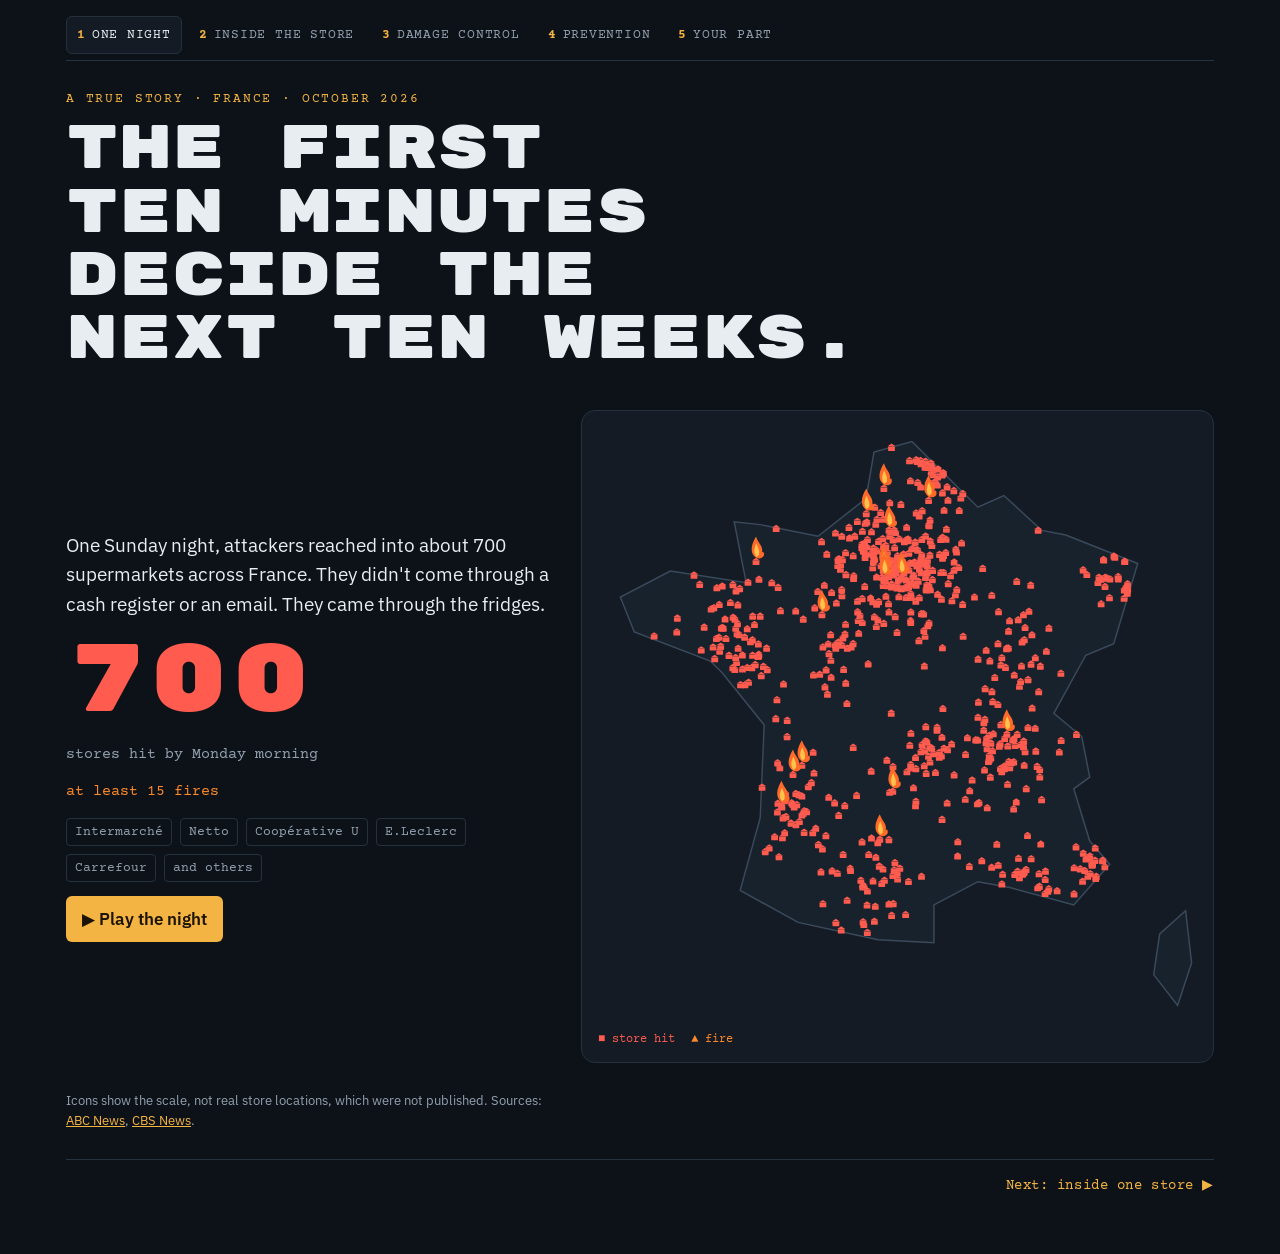
<file: index.html>
<!doctype html><html><head><meta charset=utf8><meta name=viewport content="width=device-width,initial-scale=1,viewport-fit=cover"><style>:root{color-scheme:light;box-sizing:border-box;padding-top:env(safe-area-inset-top,0px);padding-bottom:env(safe-area-inset-bottom,0px)}html{scroll-padding-top:env(safe-area-inset-top,0px)}body{margin:0;padding:0;font:14px -apple-system,BlinkMacSystemFont,sans-serif;background:#fff;color:#000}img{max-width:100%}[hidden]:not([hidden=until-found i]){display:none!important}</style><title>Day Zero</title></head><body>
<link rel="stylesheet" href="https://fonts.googleapis.com/css2?family=Rubik+Mono+One&family=Courier+Prime:wght@400;700&family=IBM+Plex+Sans:wght@400;500;600&display=swap">
<link rel="stylesheet" href="style.css">
<style>
.split{display:grid;grid-template-columns:minmax(0,1fr) minmax(0,1.3fr);gap:28px;align-items:center}
@media (max-width:820px){.split{grid-template-columns:minmax(0,1fr)}}
.copy{display:flex;flex-direction:column;gap:14px;min-width:0}
.mapbox{padding:12px}
#map{max-height:600px}
.france{fill:#18222d;stroke:#3a4a5c;stroke-width:1.5}
.store{transition:opacity .25s}
.store rect{fill:#ff5b4f}
.store path{fill:#ff5b4f}
.fireicon{transition:opacity .4s}
.fireicon .fl{transform-box:fill-box;transform-origin:50% 100%;animation:flick .45s ease-in-out infinite alternate}
@keyframes flick{from{transform:scaleY(.85)}to{transform:scaleY(1.1)}}
.count{font-family:var(--display);font-size:clamp(52px,9vw,96px);line-height:1;color:var(--alarm);font-variant-numeric:tabular-nums}
.clockline{font-family:var(--mono);font-size:15px;color:var(--muted)}
.fires{font-family:var(--mono);font-size:15px;color:var(--fire)}
.chains{display:flex;flex-wrap:wrap;gap:8px}
.chains span{font-family:var(--mono);font-size:13px;border:1px solid var(--line);border-radius:4px;padding:3px 8px;color:var(--muted)}
.legend{display:flex;gap:16px;font-family:var(--mono);font-size:12px;color:var(--muted);padding:8px 4px 0}
</style>

<div class="wrap">
  <nav class="chap"><a href="index.html" aria-current="page"><b>1</b>One night</a><a href="store.html"><b>2</b>Inside the store</a><a href="defense.html"><b>3</b>Damage control</a><a href="avoid.html"><b>4</b>Prevention</a><a href="you.html"><b>5</b>Your part</a></nav>
  <header>
    <div class="kicker">A true story · France · October 2026</div>
    <h1>The first ten minutes decide the next ten weeks.</h1>
  </header>
  <section class="split">
    <div class="copy">
      <p class="lead">One Sunday night, attackers reached into about 700 supermarkets across France. They didn't come through a cash register or an email. They came through the fridges.</p>
      <div class="count" id="count">700</div>
      <div class="clockline" id="clockline">stores hit by Monday morning</div>
      <div class="fires" id="fires">at least 15 fires</div>
      <div class="chains"><span>Intermarché</span><span>Netto</span><span>Coopérative U</span><span>E.Leclerc</span><span>Carrefour</span><span>and others</span></div>
      <div class="row"><button class="btn" id="playNight">▶ Play the night</button></div>
    </div>
    <div class="stage mapbox">
      <svg id="map" viewBox="0 0 610 620" role="img" aria-label="Map of France filling with about 700 supermarket icons overnight, 15 of them on fire"></svg>
      <div class="legend"><span style="color:var(--alarm)">■ store hit</span><span style="color:var(--fire)">▲ fire</span></div>
    </div>
  </section>
  <p class="note">Icons show the scale, not real store locations, which were not published. Sources: <a href="https://abcnews.com/International/unprecedented-cyberattacks-refrigerators-france/story?id=138028066" target="_blank" rel="noopener">ABC News</a>, <a href="https://www.cbsnews.com/news/cyberattack-supermarkets-refrigerators-france-fires-food-losses/" target="_blank" rel="noopener">CBS News</a>.</p>
  <div class="next"><span></span><a href="store.html">Next: inside one store ▶</a></div>
</div>

<script>
(function(){
const $=id=>document.getElementById(id);
const NS='http://www.w3.org/2000/svg';
const reduce=matchMedia('(prefers-reduced-motion: reduce)').matches;
const OUT=[[2.55,51.08],[4.2,49.95],[4.85,50.15],[5.8,49.55],[6.4,49.47],[8.2,48.98],[7.6,47.6],[6.9,47.4],[6.1,46.4],[6.8,46.0],[7.0,45.3],[6.6,45.1],[7.0,44.2],[7.5,43.8],[6.6,43.1],[5.0,43.4],[4.2,43.5],[3.1,43.1],[3.1,42.45],[1.7,42.5],[-0.3,42.8],[-1.75,43.35],[-1.25,44.6],[-1.15,46.2],[-2.2,47.1],[-2.5,47.3],[-4.4,47.8],[-4.75,48.4],[-3.5,48.85],[-1.6,48.65],[-1.9,49.7],[-1.25,49.65],[0.2,49.45],[1.4,50.1],[1.6,50.9]];
const CORSE=[[9.4,43.0],[9.55,42.1],[9.2,41.37],[8.6,41.9],[8.75,42.6]];
const P=([lo,la])=>[(lo+5.2)*60*0.688,(51.4-la)*60];
const MAIN=OUT.map(P), COR=CORSE.map(P);
const map=$('map');
[MAIN,COR].forEach(pp=>{const p=document.createElementNS(NS,'polygon');p.setAttribute('class','france');p.setAttribute('points',pp.map(q=>q.map(v=>v.toFixed(1)).join(',')).join(' '));map.appendChild(p);});
function inside(pt,vs){let x=pt[0],y=pt[1],c=false;for(let i=0,j=vs.length-1;i<vs.length;j=i++){const xi=vs[i][0],yi=vs[i][1],xj=vs[j][0],yj=vs[j][1];if(((yi>y)!=(yj>y))&&(x<(xj-xi)*(y-yi)/(yj-yi)+xi))c=!c;}return c;}
let seed=7;const rnd=()=>(seed=(seed*16807)%2147483647)/2147483647;
const gauss=()=>{let u=rnd()||1e-9,v=rnd();return Math.sqrt(-2*Math.log(u))*Math.cos(2*Math.PI*v)};
const CITIES=[[2.35,48.86,.22,.5],[4.83,45.76,.06,.4],[5.37,43.3,.06,.35],[3.06,50.63,.06,.35],[1.44,43.6,.05,.4],[-0.58,44.84,.05,.4],[-1.55,47.22,.05,.4],[7.75,48.58,.04,.3],[-1.68,48.11,.04,.35],[7.26,43.7,.03,.25],[0.69,47.39,.03,.4],[5.04,47.32,.03,.4],[3.09,45.78,.03,.4],[1.1,49.44,.03,.35]];
const pts=[];
while(pts.length<700){
  const r=rnd();let acc=0,city=null;for(const c of CITIES){acc+=c[2];if(r<acc){city=c;break;}}
  const pt=city?P([city[0]+gauss()*city[3]*1.3,city[1]+gauss()*city[3]]):P([-4.8+rnd()*13,42.3+rnd()*8.9]);
  if(inside(pt,MAIN)||inside(pt,COR))pts.push(pt);
}
/* a tiny storefront: box + awning */
const stores=pts.map(([x,y])=>{const g=document.createElementNS(NS,'g');g.setAttribute('class','store');g.setAttribute('transform',`translate(${(x-3.5).toFixed(1)} ${(y-3.5).toFixed(1)})`);
  g.innerHTML='<path d="M-0.6 2.2 L3.5 -0.6 L7.6 2.2Z"/><rect x="0" y="2.4" width="7" height="4.6" rx=".6"/>';map.appendChild(g);return g;});
/* 15 fires, spread across the country */
const fireIdx=[];for(let i=0;fireIdx.length<15;i+=47){const k=i%700;if(!fireIdx.includes(k))fireIdx.push(k);}
const fires=fireIdx.map(k=>{const [x,y]=pts[k];const g=document.createElementNS(NS,'g');g.setAttribute('class','fireicon');g.setAttribute('transform',`translate(${x.toFixed(1)} ${(y-4).toFixed(1)})`);
  g.innerHTML='<g class="fl"><path d="M0 0 C-7 -5 -5 -14 0 -22 C2 -15 8 -12 6 -5 C7 -8 9 -5 8 -2 C6 1 3 1 0 0Z" fill="#ff6a2a"/><path d="M0.5 -1 C-3 -5 -2 -10 0.5 -15 C2 -10 4 -8 3 -3Z" fill="#ffc24a"/></g>';map.appendChild(g);return g;});
const order=stores.map((_,i)=>i).sort(()=>rnd()-.5);
const rank=new Array(700);order.forEach((s,r)=>rank[s]=r);
let timer=null;
$('playNight').onclick=()=>{
  if(timer)clearInterval(timer);
  stores.forEach(s=>s.style.opacity=0);fires.forEach(f=>f.style.opacity=0);
  const steps=reduce?1:160;let k=0;
  const tick=()=>{k++;const n=Math.round(700*k/steps);
    for(let i=0;i<n;i++)stores[order[i]].style.opacity=1;
    let nf=0;fires.forEach((f,j)=>{const on=rank[fireIdx[j]]<n-40;f.style.opacity=on?1:0;if(on)nf++;});
    $('count').textContent=n;
    const mins=22*60+Math.round(k/steps*8*60);const hh=String(Math.floor(mins/60)%24).padStart(2,'0'),mm=String(mins%60).padStart(2,'0');
    $('clockline').textContent=(k<steps?'Sunday night · ':'Monday morning · ')+hh+':'+mm;
    $('fires').textContent=k<steps?(nf+' fires'):'at least 15 fires';
    if(k>=steps){clearInterval(timer);timer=null;}};
  if(reduce)tick();else timer=setInterval(tick,8000/steps);
};
})();
</script>

</body></html>
</file>
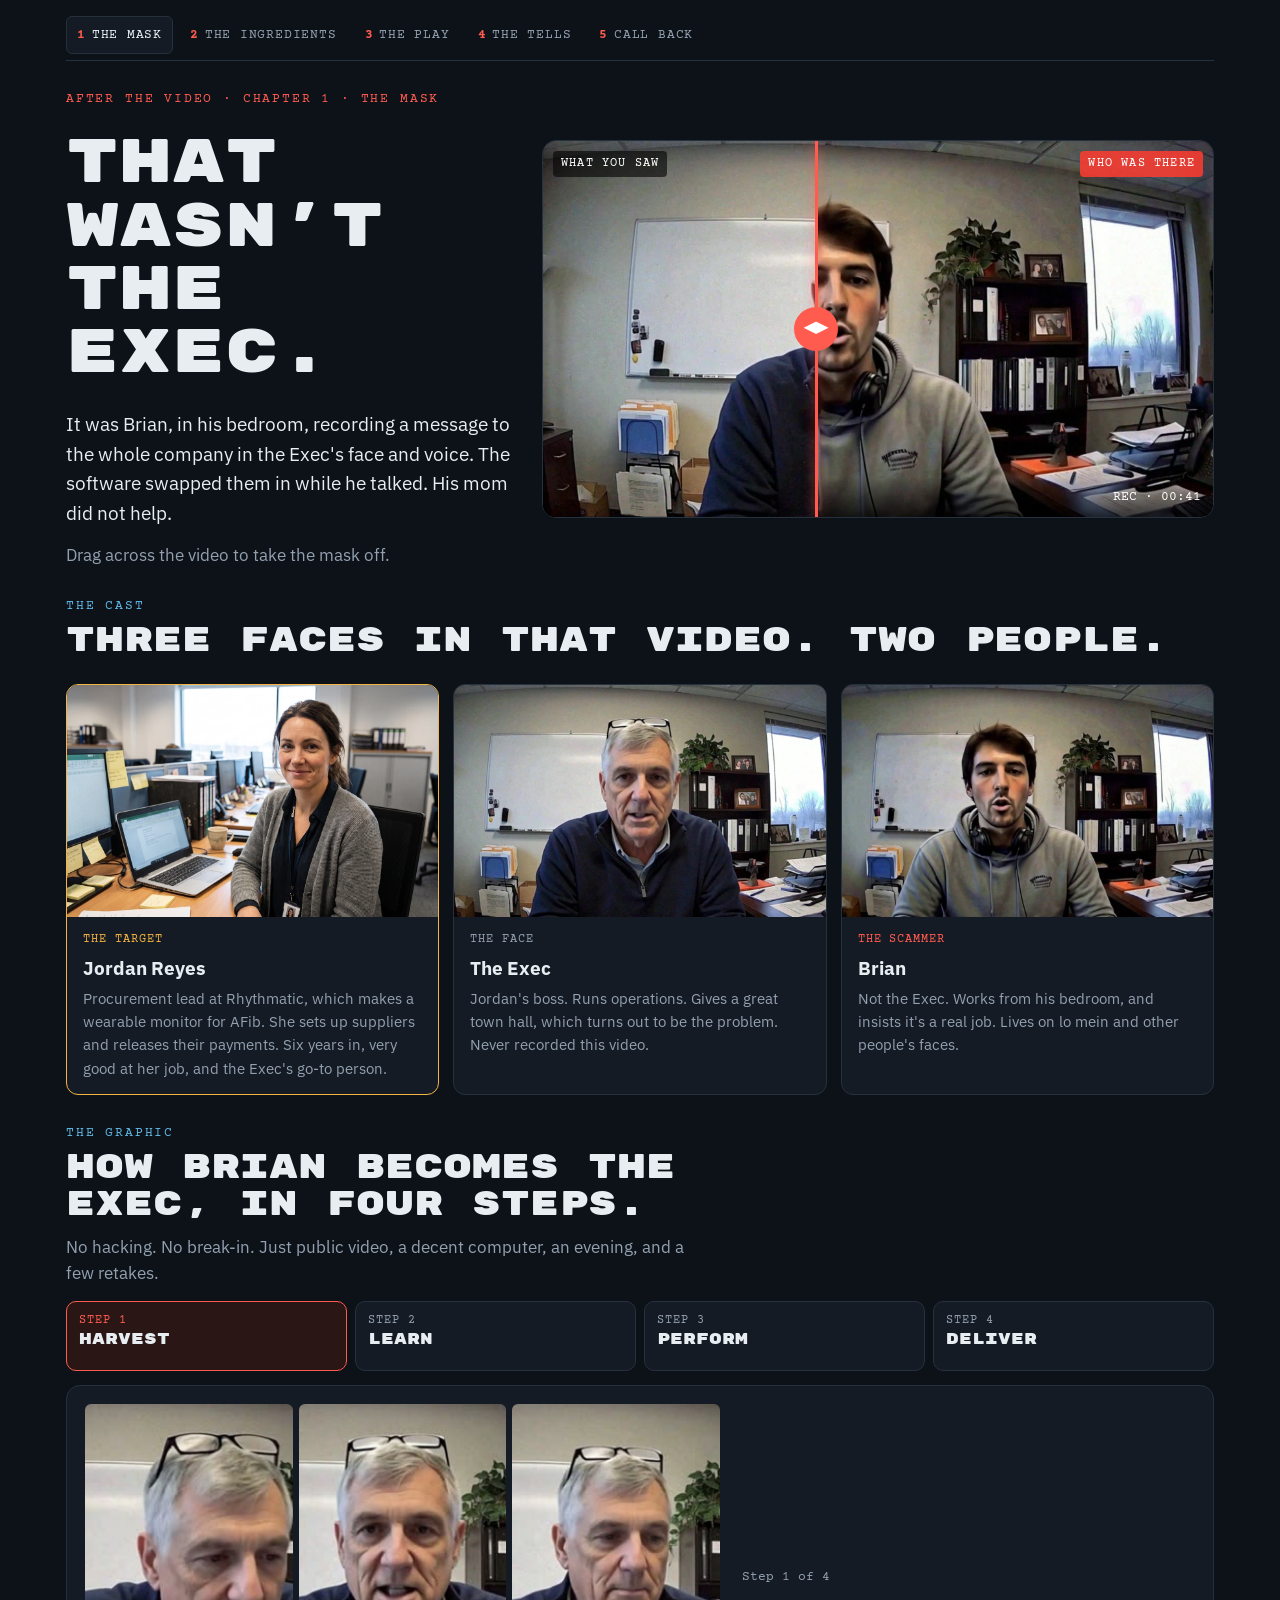
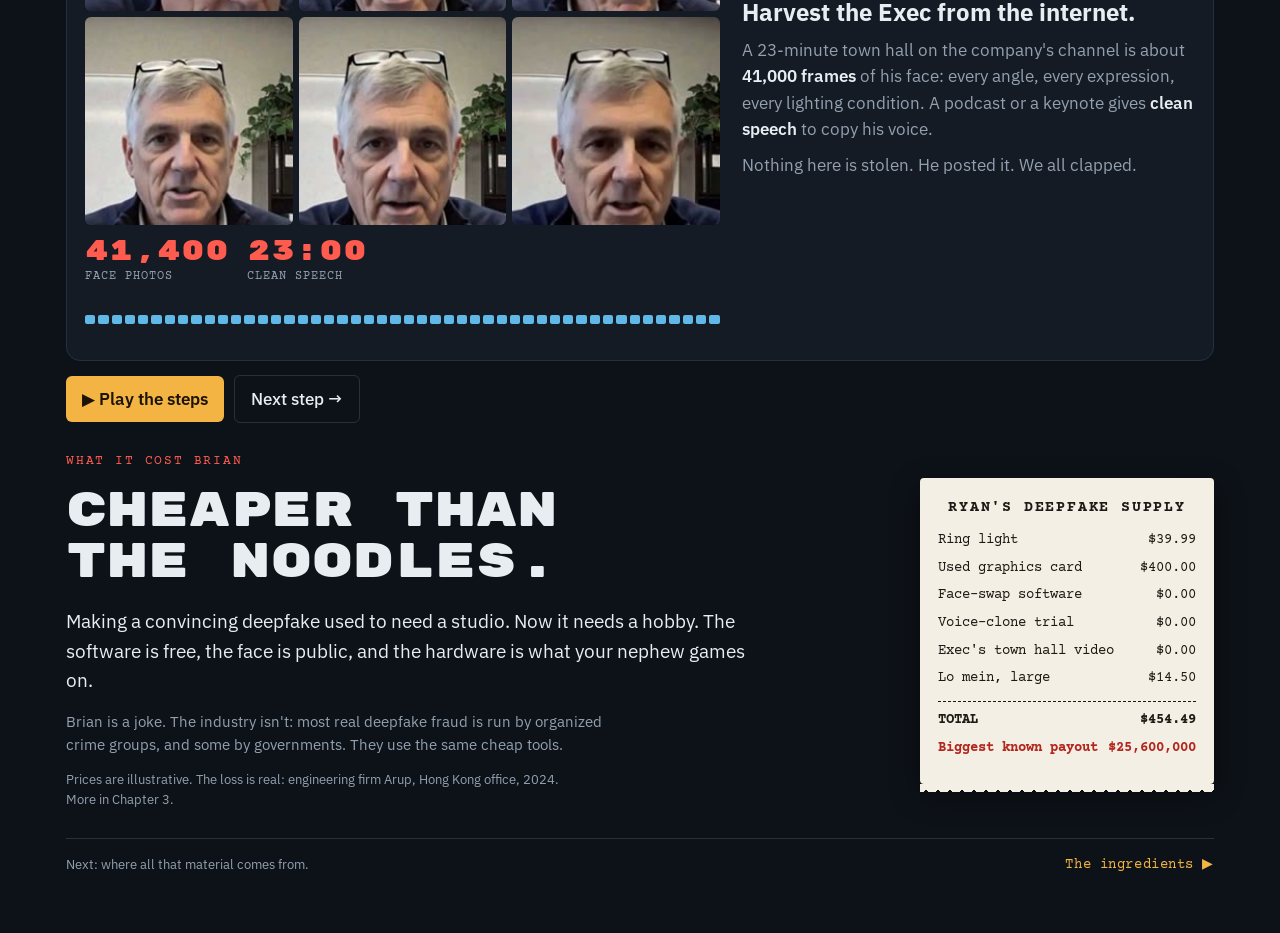
<file: callback/index.html>
<!doctype html>
<html lang="en"><head>
<meta charset="utf-8"><meta name="viewport" content="width=device-width,initial-scale=1,viewport-fit=cover">
<title>Call Back · The mask</title>
<link rel="stylesheet" href="https://fonts.googleapis.com/css2?family=Rubik+Mono+One&family=Courier+Prime:wght@400;700&family=IBM+Plex+Sans:wght@400;500;600&display=swap">
<link rel="stylesheet" href="../style.css">
<link rel="stylesheet" href="cb.css">
<style>
.hero{display:grid;grid-template-columns:minmax(0,1fr) minmax(0,1.5fr);gap:28px;align-items:center}
@media (max-width:860px){.hero{grid-template-columns:minmax(0,1fr)}}
.copy{display:flex;flex-direction:column;gap:14px;min-width:0}

/* wipe */
.wipe{--x:100%;touch-action:pan-y}
.wipe .under{z-index:0}
.wipe .over{z-index:1;clip-path:inset(0 calc(100% - var(--x)) 0 0)}
.wipe .bar{position:absolute;top:0;bottom:0;left:var(--x);width:3px;margin-left:-1.5px;background:var(--alarm);z-index:2;pointer-events:none;box-shadow:0 0 12px rgba(255,91,79,.8)}
.wipe .knob{position:absolute;top:50%;left:clamp(22px,var(--x),calc(100% - 22px));transform:translate(-50%,-50%);width:44px;height:44px;border-radius:50%;background:var(--alarm);z-index:3;pointer-events:none;display:grid;place-items:center;color:#fff;font-family:var(--mono);font-weight:700;font-size:15px}
.wipe input{position:absolute;inset:0;width:100%;height:100%;opacity:0;cursor:ew-resize;z-index:4;margin:0}
.wipe .tag.l{left:10px;z-index:2} .wipe .tag.r{right:10px;z-index:2}
.wipe .tag.r{background:rgba(255,59,48,.85)}
.wipe input:focus-visible~.knob{outline:3px solid var(--amber);outline-offset:3px}

/* pipeline */
.steps{display:grid;grid-template-columns:repeat(4,minmax(0,1fr));gap:8px}
@media (max-width:640px){.steps{grid-template-columns:repeat(2,minmax(0,1fr))}}
.steps button{background:var(--panel);border:1px solid var(--line);border-radius:10px;padding:10px 12px;text-align:left;display:flex;flex-direction:column;gap:2px}
.steps button .n{font-family:var(--mono);font-size:12px;color:var(--muted);letter-spacing:.08em}
.steps button .t{font-family:var(--display);font-size:15px;line-height:1.1}
.steps button[aria-pressed="true"]{border-color:var(--alarm);background:#2a1614}
.steps button[aria-pressed="true"] .n{color:var(--alarm)}
.prog{height:3px;background:var(--line);border-radius:2px;overflow:hidden;margin-top:6px}
.prog i{display:block;height:100%;width:0;background:var(--alarm)}
.scene{display:none;padding:18px;min-height:420px}
.scene.on{display:grid;grid-template-columns:minmax(0,1.4fr) minmax(0,1fr);gap:22px;align-items:center}
@media (max-width:820px){.scene.on{grid-template-columns:minmax(0,1fr);min-height:0}}
.scene .txt{display:flex;flex-direction:column;gap:10px;min-width:0}
.scene h3{margin:0;font-size:24px;line-height:1.25;text-wrap:balance}
.scene .txt p{color:var(--muted)}
.scene .txt p b{color:var(--fg);font-weight:600}

/* 1 harvest */
.faces{display:grid;grid-template-columns:repeat(3,minmax(0,1fr));gap:6px;position:relative}
.faces img{width:100%;aspect-ratio:1;object-fit:cover;border-radius:6px;opacity:0;transform:scale(.9);transition:opacity .4s,transform .4s;filter:saturate(.9)}
.scene.on .faces img{opacity:1;transform:none}
.faces img:nth-child(2){transition-delay:.15s}.faces img:nth-child(3){transition-delay:.3s}.faces img:nth-child(4){transition-delay:.45s}.faces img:nth-child(5){transition-delay:.6s}.faces img:nth-child(6){transition-delay:.75s}
.counter{display:flex;gap:18px;flex-wrap:wrap;margin-top:12px;font-family:var(--mono)}
.counter div{display:flex;flex-direction:column}
.counter .v{font-family:var(--display);font-size:28px;color:var(--alarm);font-variant-numeric:tabular-nums;line-height:1.1}
.counter .k{font-size:12px;color:var(--muted);letter-spacing:.08em;text-transform:uppercase}
.wave{display:flex;align-items:center;gap:3px;height:46px;margin-top:10px}
.wave i{flex:1;background:var(--cold);border-radius:2px;height:20%;animation:wv 1.1s ease-in-out infinite alternate}
@keyframes wv{to{height:var(--h,80%)}}

/* 2 learn */
.mesh{display:grid;grid-template-columns:minmax(0,1fr) auto minmax(0,1fr);gap:10px;align-items:center}
.mface{position:relative;border-radius:10px;overflow:hidden;aspect-ratio:1}
.mface img{width:100%;height:100%;object-fit:cover;display:block}
.mface svg{position:absolute;inset:0;width:100%;height:100%}
.mface .lbl{position:absolute;left:8px;bottom:8px;font-family:var(--mono);font-size:12px;background:rgba(0,0,0,.65);padding:3px 7px;border-radius:4px}
.mesh circle{fill:var(--alarm);opacity:0;animation:pop .3s forwards}
.mesh path{fill:none;stroke:var(--alarm);stroke-width:.8;opacity:0;animation:pop .6s .9s forwards}
.mface.b circle{fill:var(--cold)} .mface.b path{stroke:var(--cold)}
@keyframes pop{to{opacity:.85}}
.arrow{font-family:var(--mono);color:var(--amber);font-size:13px;text-align:center;line-height:1.3}
.arrow b{display:block;font-size:26px}

/* 3 perform */
.roomwrap{position:relative;border-radius:10px;overflow:hidden}
.roomwrap img{display:block;width:100%;height:auto}
.hot{position:absolute;transform:translate(-50%,-50%)}
.hot i{display:block;width:16px;height:16px;border-radius:50%;background:var(--amber);border:3px solid #1b1305;box-shadow:0 0 0 0 rgba(244,180,67,.7);animation:ring 1.8s infinite}
@keyframes ring{70%{box-shadow:0 0 0 12px rgba(244,180,67,0)}100%{box-shadow:0 0 0 0 rgba(244,180,67,0)}}
.hot span{position:absolute;left:50%;top:22px;transform:translateX(-50%);white-space:nowrap;font-family:var(--mono);font-size:12px;background:rgba(13,18,24,.88);border:1px solid var(--amber);color:var(--fg);padding:3px 7px;border-radius:4px}
@media (max-width:560px){.hot span{font-size:10px;padding:2px 5px}}

/* 4 deliver */
.deliver{display:grid;grid-template-columns:minmax(0,1fr) auto minmax(0,1fr);gap:10px;align-items:center}
@media (max-width:560px){.deliver{grid-template-columns:minmax(0,1fr)}.deliver .arrow b{transform:rotate(90deg)}}
.mini{position:relative;border-radius:10px;overflow:hidden;aspect-ratio:16/9;border:1px solid var(--line)}
.mini img{width:100%;height:100%;object-fit:cover;display:block}
.mini .tag{left:8px}

.bottom{display:grid;grid-template-columns:minmax(0,1fr) auto;gap:28px;align-items:center}
@media (max-width:760px){.bottom{grid-template-columns:minmax(0,1fr)}}
</style>
</head><body>
<div class="wrap">
  <nav class="chap"><a href="index.html" aria-current="page"><b>1</b>The mask</a><a href="sources.html"><b>2</b>The ingredients</a><a href="play.html"><b>3</b>The play</a><a href="tells.html"><b>4</b>The tells</a><a href="defend.html"><b>5</b>Call back</a></nav>

  <section class="hero">
    <div class="copy">
      <div class="kicker">After the video · Chapter 1 · The mask</div>
      <h1>That wasn't the Exec.</h1>
      <p class="lead">It was Brian, in his bedroom, recording a message to the whole company in the Exec's face and voice. The software swapped them in while he talked. His mom did not help.</p>
      <p class="muted">Drag across the video to take the mask off.</p>
    </div>
    <div class="callframe wipe" id="wipe">
      <img class="under" src="img/ryan.jpg" alt="Brian, a young man in a grey hoodie with headphones around his neck, sitting in the same office">
      <img class="over" src="img/exec.jpg" alt="The Exec, an older man in a navy sweater, recording a message from his office">
      <span class="tag l">What you saw</span><span class="tag r">Who was there</span>
      <div class="bar"></div>
      <input type="range" min="0" max="100" value="100" aria-label="Reveal: drag left to remove the mask" id="wipeIn">
      <div class="knob" aria-hidden="true">◀▶</div>
      <div class="callbar"><span class="who"><span class="dot"></span>A message from the Exec</span><span>REC · 00:41</span></div>
    </div>
  </section>

  <section style="display:flex;flex-direction:column;gap:14px">
    <div>
      <div class="kicker cold">The cast</div>
      <h2>Three faces in that video. Two people.</h2>
    </div>
    <div class="cast">
      <div class="person target"><img src="img/jordan-desk.jpg" alt="Jordan at her desk in the Rhythmatic office"><div><span class="role">The target</span><b>Jordan Reyes</b><span>Procurement lead at Rhythmatic, which makes a wearable monitor for AFib. She sets up suppliers and releases their payments. Six years in, very good at her job, and the Exec's go-to person.</span></div></div>
      <div class="person"><img src="img/exec.jpg" alt="The Exec"><div><span class="role">The face</span><b>The Exec</b><span>Jordan's boss. Runs operations. Gives a great town hall, which turns out to be the problem. Never recorded this video.</span></div></div>
      <div class="person fake"><img src="img/ryan.jpg" alt="Brian, the scammer, in a grey hoodie"><div><span class="role">The scammer</span><b>Brian</b><span>Not the Exec. Works from his bedroom, and insists it's a real job. Lives on lo mein and other people's faces.</span></div></div>
    </div>
  </section>

  <section style="display:flex;flex-direction:column;gap:14px">
    <div>
      <div class="kicker cold">The graphic</div>
      <h2>How Brian becomes the Exec, in four steps.</h2>
      <p class="muted">No hacking. No break-in. Just public video, a decent computer, an evening, and a few retakes.</p>
    </div>
    <div class="steps" role="group" aria-label="Steps">
      <button aria-pressed="true" data-s="0"><span class="n">STEP 1</span><span class="t">Harvest</span><span class="prog"><i></i></span></button>
      <button aria-pressed="false" data-s="1"><span class="n">STEP 2</span><span class="t">Learn</span><span class="prog"><i></i></span></button>
      <button aria-pressed="false" data-s="2"><span class="n">STEP 3</span><span class="t">Perform</span><span class="prog"><i></i></span></button>
      <button aria-pressed="false" data-s="3"><span class="n">STEP 4</span><span class="t">Deliver</span><span class="prog"><i></i></span></button>
    </div>
    <div class="stage" aria-live="polite">

      <div class="scene on" data-s="0">
        <div>
          <div class="faces">
            <img src="img/face-1.jpg" alt=""><img src="img/face-3.jpg" alt=""><img src="img/face-5.jpg" alt=""><img src="img/face-8.jpg" alt=""><img src="img/face-10.jpg" alt=""><img src="img/face-15.5.jpg" alt="">
          </div>
          <div class="counter">
            <div><span class="v" id="cFrames">0</span><span class="k">face photos</span></div>
            <div><span class="v" id="cAudio">0:00</span><span class="k">clean speech</span></div>
          </div>
          <div class="wave" aria-hidden="true" id="wave"></div>
        </div>
        <div class="txt">
          <span class="stepnum">Step 1 of 4</span>
          <h3>Harvest the Exec from the internet.</h3>
          <p>A 23-minute town hall on the company's channel is about <b>41,000 frames</b> of his face: every angle, every expression, every lighting condition. A podcast or a keynote gives <b>clean speech</b> to copy his voice.</p>
          <p>Nothing here is stolen. He posted it. We all clapped.</p>
        </div>
      </div>

      <div class="scene" data-s="1">
        <div class="mesh">
          <div class="mface b"><img src="img/face-ryan.jpg" alt="Brian's face with tracking points"><svg viewBox="0 0 200 200" id="meshR"></svg><span class="lbl">Brian's face</span></div>
          <div class="arrow"><b>→</b>maps<br>onto</div>
          <div class="mface"><img src="img/face-exec.jpg" alt="The Exec's face with matching tracking points"><svg viewBox="0 0 200 200" id="meshE"></svg><span class="lbl">The Exec's face</span></div>
        </div>
        <div class="txt">
          <span class="stepnum">Step 2 of 4</span>
          <h3>Teach the software both faces.</h3>
          <p>The model learns the Exec's face point by point: how his mouth shapes a "p," how his eyes crease when he smiles. Then it learns Brian's.</p>
          <p>Now it can take <b>any expression Brian makes</b> and draw it with the Exec's face. A voice model does the same with sound: Brian speaks, the Exec's voice comes out.</p>
        </div>
      </div>

      <div class="scene" data-s="2">
        <div class="roomwrap">
          <img src="img/room.jpg" alt="Brian's bedroom: ring light, two monitors, takeout boxes, movie posters">
          <div class="hot" style="left:69%;top:44%"><i></i><span>Ring light: even light hides seams</span></div>
          <div class="hot" style="left:82%;top:58%"><i></i><span>Gaming PC: swaps the face live</span></div>
          <div class="hot" style="left:83%;top:82%"><i></i><span>Dinner (this matters later)</span></div>
          <div class="hot" style="left:21%;top:52%"><i></i><span>Brian</span></div>
        </div>
        <div class="txt">
          <span class="stepnum">Step 3 of 4</span>
          <h3>Brian performs. The computer does the makeup. Mom does the interruptions.</h3>
          <p>The "studio" is a bedroom. A ring light keeps the face evenly lit so the swap holds together. A gaming graphics card redraws the Exec's face <b>30 times a second</b>, fast enough to work live.</p>
          <p>When his mom walks in, the mask drops and he has to "start this whole thing over from scratch." That's the advantage of a recording: <b>retakes</b>. Nobody at Rhythmatic ever sees the bloopers. They only see the clean take.</p>
        </div>
      </div>

      <div class="scene" data-s="3">
        <div class="deliver">
          <div class="mini"><img src="img/ryan.jpg" alt="Brian's real camera feed"><span class="tag" style="background:rgba(255,59,48,.85)">His camera</span></div>
          <div class="arrow"><b>→</b>face swap<br>+ voice clone<br>+ email</div>
          <div class="mini"><img src="img/exec.jpg" alt="What the other side sees: the Exec"><span class="tag">Jordan's inbox</span></div>
        </div>
        <div class="txt">
          <span class="stepnum">Step 4 of 4</span>
          <h3>He hits send. Everyone sees their boss.</h3>
          <p>The finished video goes out to all of Rhythmatic from an address one word off from the real one: a message from the Exec about staying safe online. The video is the bait. The link under it is the hook.</p>
          <p>The weak spot is never the picture. It's <b>what the picture asks you to do</b>. That's the rest of this module.</p>
        </div>
      </div>
    </div>
    <div class="row"><button class="btn" id="play">▶ Play the steps</button><button class="btn ghost" id="nextStep">Next step →</button></div>
  </section>

  <section class="bottom">
    <div class="copy">
      <div class="kicker">What it cost Brian</div>
      <p class="big">Cheaper than the noodles.</p>
      <p class="lead" style="margin-top:6px">Making a convincing deepfake used to need a studio. Now it needs a hobby. The software is free, the face is public, and the hardware is what your nephew games on.</p>
      <p class="muted" style="font-size:15px">Brian is a joke. The industry isn't: most real deepfake fraud is run by organized crime groups, and some by governments. They use the same cheap tools.</p>
      <p class="small">Prices are illustrative. The loss is real: engineering firm Arup, Hong Kong office, 2024. More in Chapter 3.</p>
    </div>
    <div class="receipt" aria-label="Itemized receipt">
      <h4>RYAN'S DEEPFAKE SUPPLY</h4>
      <div class="ln"><span>Ring light</span><span>$39.99</span></div>
      <div class="ln"><span>Used graphics card</span><span>$400.00</span></div>
      <div class="ln"><span>Face-swap software</span><span>$0.00</span></div>
      <div class="ln"><span>Voice-clone trial</span><span>$0.00</span></div>
      <div class="ln"><span>Exec's town hall video</span><span>$0.00</span></div>
      <div class="ln"><span>Lo mein, large</span><span>$14.50</span></div>
      <div class="ln tot"><span>TOTAL</span><span>$454.49</span></div>
      <div class="ln loss"><span>Biggest known payout</span><span>$25,600,000</span></div>
    </div>
  </section>

  <div class="next"><span class="small">Next: where all that material comes from.</span><a href="sources.html">The ingredients ▶</a></div>
</div>
<script>
// wipe
(function(){
  const w=document.getElementById('wipe'),inp=document.getElementById('wipeIn');
  const set=v=>w.style.setProperty('--x',v+'%');
  inp.addEventListener('input',()=>{set(inp.value);stop=true});
  let stop=false;
  // one teaser sweep when it scrolls into view
  const reduce=matchMedia('(prefers-reduced-motion:reduce)').matches;
  if(!reduce){
    const io=new IntersectionObserver(es=>{if(es[0].isIntersecting){io.disconnect();let t0=null;
      const f=t=>{if(stop)return;t0??=t;const p=Math.min((t-t0)/2600,1);const v=100-62*Math.sin(p*Math.PI);set(v.toFixed(1));inp.value=v;if(p<1)requestAnimationFrame(f)};setTimeout(()=>requestAnimationFrame(f),700)}},{threshold:.5});
    io.observe(w);
  }
})();
// wave bars
(function(){const w=document.getElementById('wave');for(let i=0;i<48;i++){const b=document.createElement('i');b.style.setProperty('--h',(25+Math.round(Math.abs(Math.sin(i*1.7))*70))+'%');b.style.animationDelay=(i%7)*0.09+'s';w.appendChild(b)}})();
// face mesh points (stylized landmark sets: jaw, brows, eyes, nose, mouth)
function meshPts(cx,cy,s){
  const p=[];
  for(let i=0;i<=16;i++){const a=Math.PI*(0.05+0.9*i/16);p.push([cx-Math.cos(a)*44*s,cy+Math.sin(a)*52*s-6*s])}
  for(let i=0;i<5;i++){p.push([cx-38*s+i*7*s,cy-30*s-Math.sin(i/4*Math.PI)*5*s]);p.push([cx+10*s+i*7*s,cy-30*s-Math.sin(i/4*Math.PI)*5*s])}
  [[-22,-17],[22,-17]].forEach(([ex,ey])=>{for(let i=0;i<6;i++){const a=i/6*2*Math.PI;p.push([cx+ex*s+Math.cos(a)*9*s,cy+ey*s+Math.sin(a)*4*s])}});
  for(let i=0;i<4;i++)p.push([cx,cy-12*s+i*7*s]);for(let i=-2;i<=2;i++)p.push([cx+i*5*s,cy+14*s]);
  for(let i=0;i<12;i++){const a=i/12*2*Math.PI;p.push([cx+Math.cos(a)*16*s,cy+30*s+Math.sin(a)*7*s])}
  return p;
}
function drawMesh(id,cx,cy,s){
  const svg=document.getElementById(id),pts=meshPts(cx,cy,s);let h='';
  const jaw=pts.slice(0,17).map(q=>q.map(n=>n.toFixed(1)).join(',')).join(' L');
  h+=`<path d="M${jaw}"/>`;
  pts.forEach((q,i)=>h+=`<circle cx="${q[0].toFixed(1)}" cy="${q[1].toFixed(1)}" r="1.8" style="animation-delay:${(i*0.012).toFixed(3)}s"/>`);
  svg.innerHTML=h;
}
function meshAll(){drawMesh('meshR',100,92,1.05);drawMesh('meshE',100,94,0.75)}
// counters
let cRAF;
function runCounters(){
  cancelAnimationFrame(cRAF);const F=document.getElementById('cFrames'),A=document.getElementById('cAudio');let t0=null;
  const f=t=>{t0??=t;const p=Math.min((t-t0)/2200,1),e=1-Math.pow(1-p,3);F.textContent=Math.round(41400*e).toLocaleString();const s=Math.round(23*60*e);A.textContent=Math.floor(s/60)+':'+String(s%60).padStart(2,'0');if(p<1)cRAF=requestAnimationFrame(f)};
  cRAF=requestAnimationFrame(f);
}
// stepper
(function(){
  const btns=[...document.querySelectorAll('.steps button')],scenes=[...document.querySelectorAll('.scene')];
  let cur=0,timer=null,playing=false;const DUR=7000;
  function show(i){cur=i;btns.forEach((b,k)=>{b.setAttribute('aria-pressed',k===i);b.querySelector('.prog i').style.width=k<i?'100%':'0';b.querySelector('.prog i').style.transition='none'});
    scenes.forEach((s,k)=>s.classList.toggle('on',k===i));
    if(i===0)runCounters(); if(i===1)meshAll();
    if(playing){const bar=btns[i].querySelector('.prog i');requestAnimationFrame(()=>{bar.style.transition=`width ${DUR}ms linear`;bar.style.width='100%'})}
  }
  function stopPlay(){playing=false;clearInterval(timer);document.getElementById('play').textContent='▶ Play the steps'}
  btns.forEach((b,i)=>b.addEventListener('click',()=>{stopPlay();show(i)}));
  document.getElementById('nextStep').addEventListener('click',()=>{stopPlay();show((cur+1)%4)});
  document.getElementById('play').addEventListener('click',e=>{
    if(playing){stopPlay();show(cur);return}
    playing=true;e.target.textContent='❚❚ Pause';show(cur);
    timer=setInterval(()=>{if(cur===3){stopPlay();show(3);return}show(cur+1)},DUR);
  });
  show(0);
})();
</script>
</body></html>
</file>
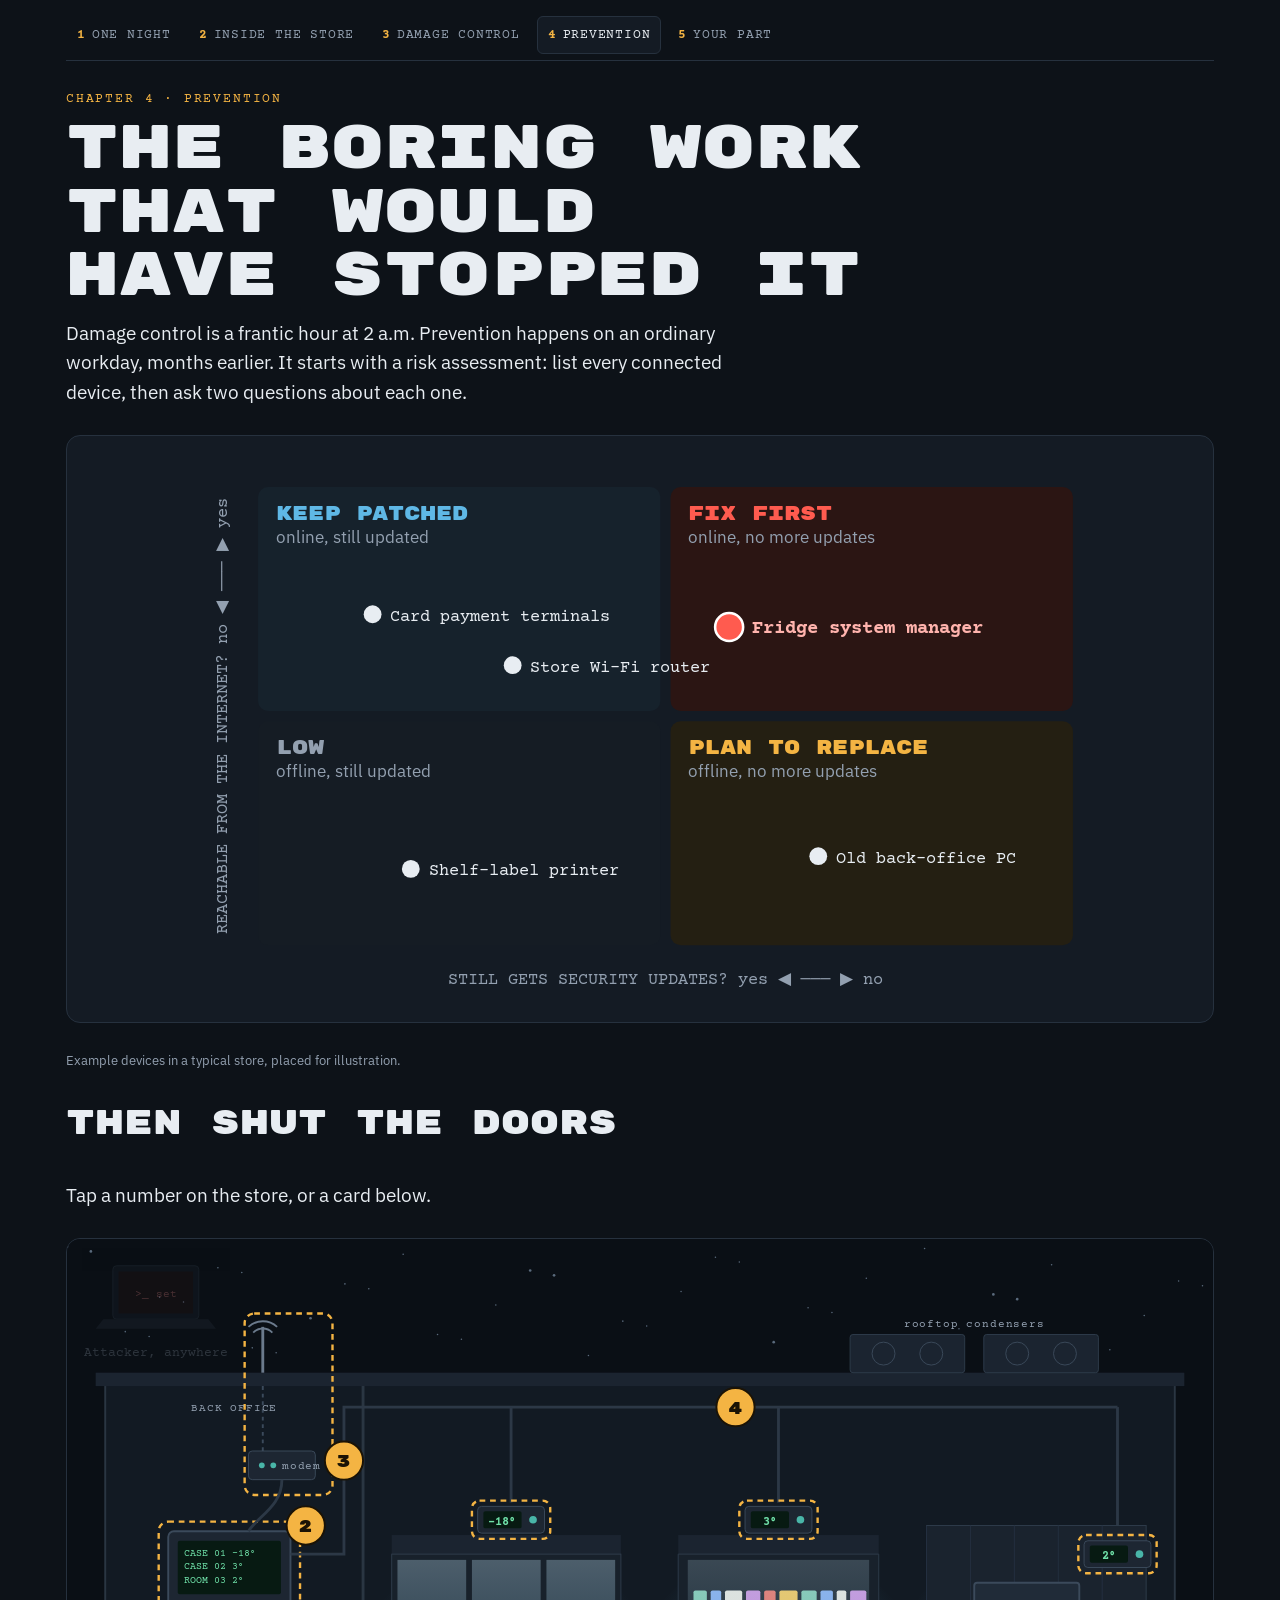
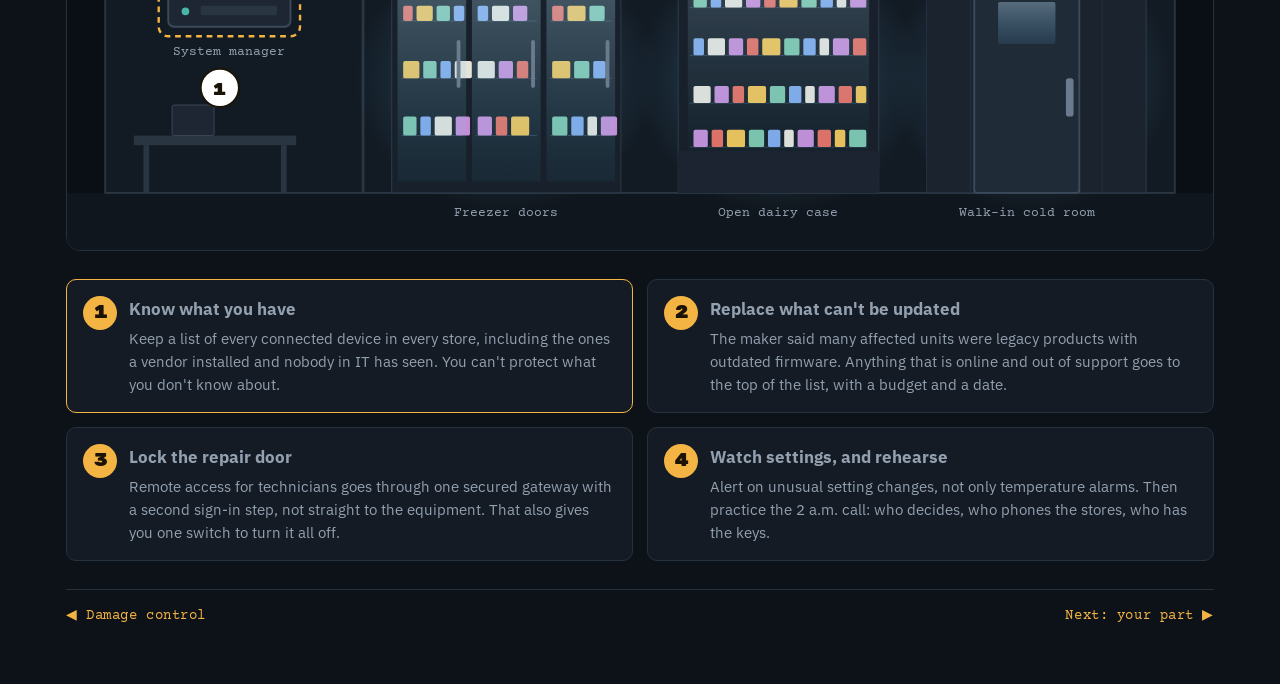
<file: avoid.html>
<!doctype html>
<html lang="en"><head>
<meta charset="utf-8"><meta name="viewport" content="width=device-width,initial-scale=1,viewport-fit=cover">
<title>Day Zero · Avoidable</title>
<link rel="stylesheet" href="https://fonts.googleapis.com/css2?family=Rubik+Mono+One&family=Courier+Prime:wght@400;700&family=IBM+Plex+Sans:wght@400;500;600&display=swap">
<link rel="stylesheet" href="style.css">
<style>
.grid2{display:grid;grid-template-columns:repeat(2,minmax(0,1fr));gap:14px}
@media (max-width:680px){.grid2{grid-template-columns:minmax(0,1fr)}}
.item{background:var(--panel);border:1px solid var(--line);border-radius:10px;padding:16px;display:grid;grid-template-columns:auto minmax(0,1fr);gap:12px;text-align:left;transition:border-color .2s}
.item.sel{border-color:var(--amber)}
.item .n{font-family:var(--display);font-size:18px;color:#1b1305;background:var(--amber);width:34px;height:34px;border-radius:50%;display:grid;place-items:center}
.item b{display:block;font-size:17px;margin-bottom:4px}
.item span{color:var(--muted);font-size:15px}
</style>
</head><body>
<div class="wrap">
  <nav class="chap"><a href="index.html"><b>1</b>One night</a><a href="store.html"><b>2</b>Inside the store</a><a href="defense.html"><b>3</b>Damage control</a><a href="avoid.html" aria-current="page"><b>4</b>Prevention</a><a href="you.html"><b>5</b>Your part</a></nav>
  <header>
    <div class="kicker">Chapter 4 · Prevention</div>
    <h1>The boring work that would have stopped it</h1>
    <p class="lead">Damage control is a frantic hour at 2 a.m. Prevention happens on an ordinary workday, months earlier. It starts with a risk assessment: list every connected device, then ask two questions about each one.</p>
  </header>
  <div class="stage scroll"><svg id="matrix" viewBox="0 0 900 460" style="min-width:640px" role="img" aria-label="Risk matrix: devices placed by whether they are reachable from the internet and whether they still get security updates. The fridge system manager is reachable and unsupported, so it lands in Fix first."></svg></div>
  <p class="note">Example devices in a typical store, placed for illustration.</p>
  <h2>Then shut the doors</h2>
  <p class="lead">Tap a number on the store, or a card below.</p>
  <div class="stage scroll"><div id="store" style="min-width:720px"></div></div>
  <div class="grid2" id="cards">
    <button class="item" data-k="1"><span class="n">1</span><span><b>Know what you have</b>Keep a list of every connected device in every store, including the ones a vendor installed and nobody in IT has seen. You can't protect what you don't know about.</span></button>
    <button class="item" data-k="2"><span class="n">2</span><span><b>Replace what can't be updated</b>The maker said many affected units were legacy products with outdated firmware. Anything that is online and out of support goes to the top of the list, with a budget and a date.</span></button>
    <button class="item" data-k="3"><span class="n">3</span><span><b>Lock the repair door</b>Remote access for technicians goes through one secured gateway with a second sign-in step, not straight to the equipment. That also gives you one switch to turn it all off.</span></button>
    <button class="item" data-k="4"><span class="n">4</span><span><b>Watch settings, and rehearse</b>Alert on unusual setting changes, not only temperature alarms. Then practice the 2 a.m. call: who decides, who phones the stores, who has the keys.</span></button>
  </div>
  <div class="next"><a href="defense.html">◀ Damage control</a><a href="you.html">Next: your part ▶</a></div>
</div>
<script src="store.js"></script>
<script>
(function(){
const $=id=>document.getElementById(id);
$('store').innerHTML=storeSVG();
const svg=document.querySelector('.storesvg');
const LOCKS={1:{x:160,y:470,on:['modem','mgr','c1','c2','c3']},2:{x:250,y:300,on:['mgr'],badge:true},3:{x:290,y:232,on:['modem'],wires:['pModem']},4:{x:700,y:176,on:['c1','c2','c3'],wires:['pBus','pD1','pD2','pD3']}};
for(const k in LOCKS){const L=LOCKS[k];const g=document.createElementNS('http://www.w3.org/2000/svg','g');g.setAttribute('class','lock');g.setAttribute('data-k',k);g.setAttribute('tabindex','0');g.setAttribute('role','button');g.setAttribute('aria-label','Door '+k);
  g.innerHTML=`<circle cx="${L.x}" cy="${L.y}" r="20"/><text x="${L.x}" y="${L.y+7}" text-anchor="middle">${k}</text>`;svg.appendChild(g);}
function pick(k){const L=LOCKS[k];
  ['att','modem','mgr','c1','c2','c3'].forEach(id=>$(id).classList.toggle('on',L.on.includes(id)));
  document.querySelectorAll('.storesvg .wire').forEach(w=>w.classList.toggle('on',(L.wires||[]).includes(w.id)));
  $('badge').classList.toggle('show',!!L.badge);
  document.querySelectorAll('.lock').forEach(l=>l.classList.toggle('sel',l.dataset.k==k));
  document.querySelectorAll('.item').forEach(c=>c.classList.toggle('sel',c.dataset.k==k));}
document.querySelectorAll('.lock,.item').forEach(el=>{el.addEventListener('click',()=>pick(el.dataset.k));el.addEventListener('keydown',e=>{if(e.key==='Enter'||e.key===' '){e.preventDefault();pick(el.dataset.k);}});});
pick('1');
})();
/* risk matrix */
(function(){
const m=document.getElementById('matrix');const L=150,T=40,W=640,H=360,cx=L+W/2,cy=T+H/2;
let q='';
const quad=(x,y,fill,label,sub,col)=>`<rect x="${x}" y="${y}" width="${W/2-4}" height="${H/2-4}" rx="8" fill="${fill}"/><text x="${x+14}" y="${y+26}" font-family="Rubik Mono One,Arial Black,sans-serif" font-size="15" fill="${col}">${label}</text><text x="${x+14}" y="${y+44}" font-family="IBM Plex Sans,sans-serif" font-size="13" fill="#93a0b0">${sub}</text>`;
q+=quad(L,T,'#16222c','KEEP PATCHED','online, still updated','#5fb8e6');
q+=quad(cx+4,T,'#2b1513','FIX FIRST','online, no more updates','#ff5b4f');
q+=quad(L,cy+4,'#151c24','LOW','offline, still updated','#93a0b0');
q+=quad(cx+4,cy+4,'#241f12','PLAN TO REPLACE','offline, no more updates','#f4b443');
q+=`<text x="${cx}" y="${T+H+30}" text-anchor="middle" font-family="Courier Prime,monospace" font-size="13" fill="#93a0b0">STILL GETS SECURITY UPDATES?   yes  ◀ ─── ▶  no</text>`;
q+=`<text transform="translate(${L-24} ${cy}) rotate(-90)" text-anchor="middle" font-family="Courier Prime,monospace" font-size="13" fill="#93a0b0">REACHABLE FROM THE INTERNET?   no ◀ ─── ▶ yes</text>`;
const dots=[[cx+50,T+110,'Fridge system manager',1],[L+90,T+100,'Card payment terminals'],[L+200,T+140,'Store Wi-Fi router'],[cx+120,cy+110,'Old back-office PC'],[L+120,cy+120,'Shelf-label printer']];
dots.forEach(([x,y,t,hot])=>{q+=`<circle cx="${x}" cy="${y}" r="${hot?11:7}" fill="${hot?'#ff5b4f':'#e8edf2'}"${hot?' stroke="#fff" stroke-width="2"':''}/><text x="${x+(hot?18:14)}" y="${y+5}" font-family="Courier Prime,monospace" font-size="${hot?15:13}" font-weight="${hot?700:400}" fill="${hot?'#ffb3ad':'#e8edf2'}">${t}</text>`;});
m.innerHTML=q;
})();

</script>
</body></html>
</file>
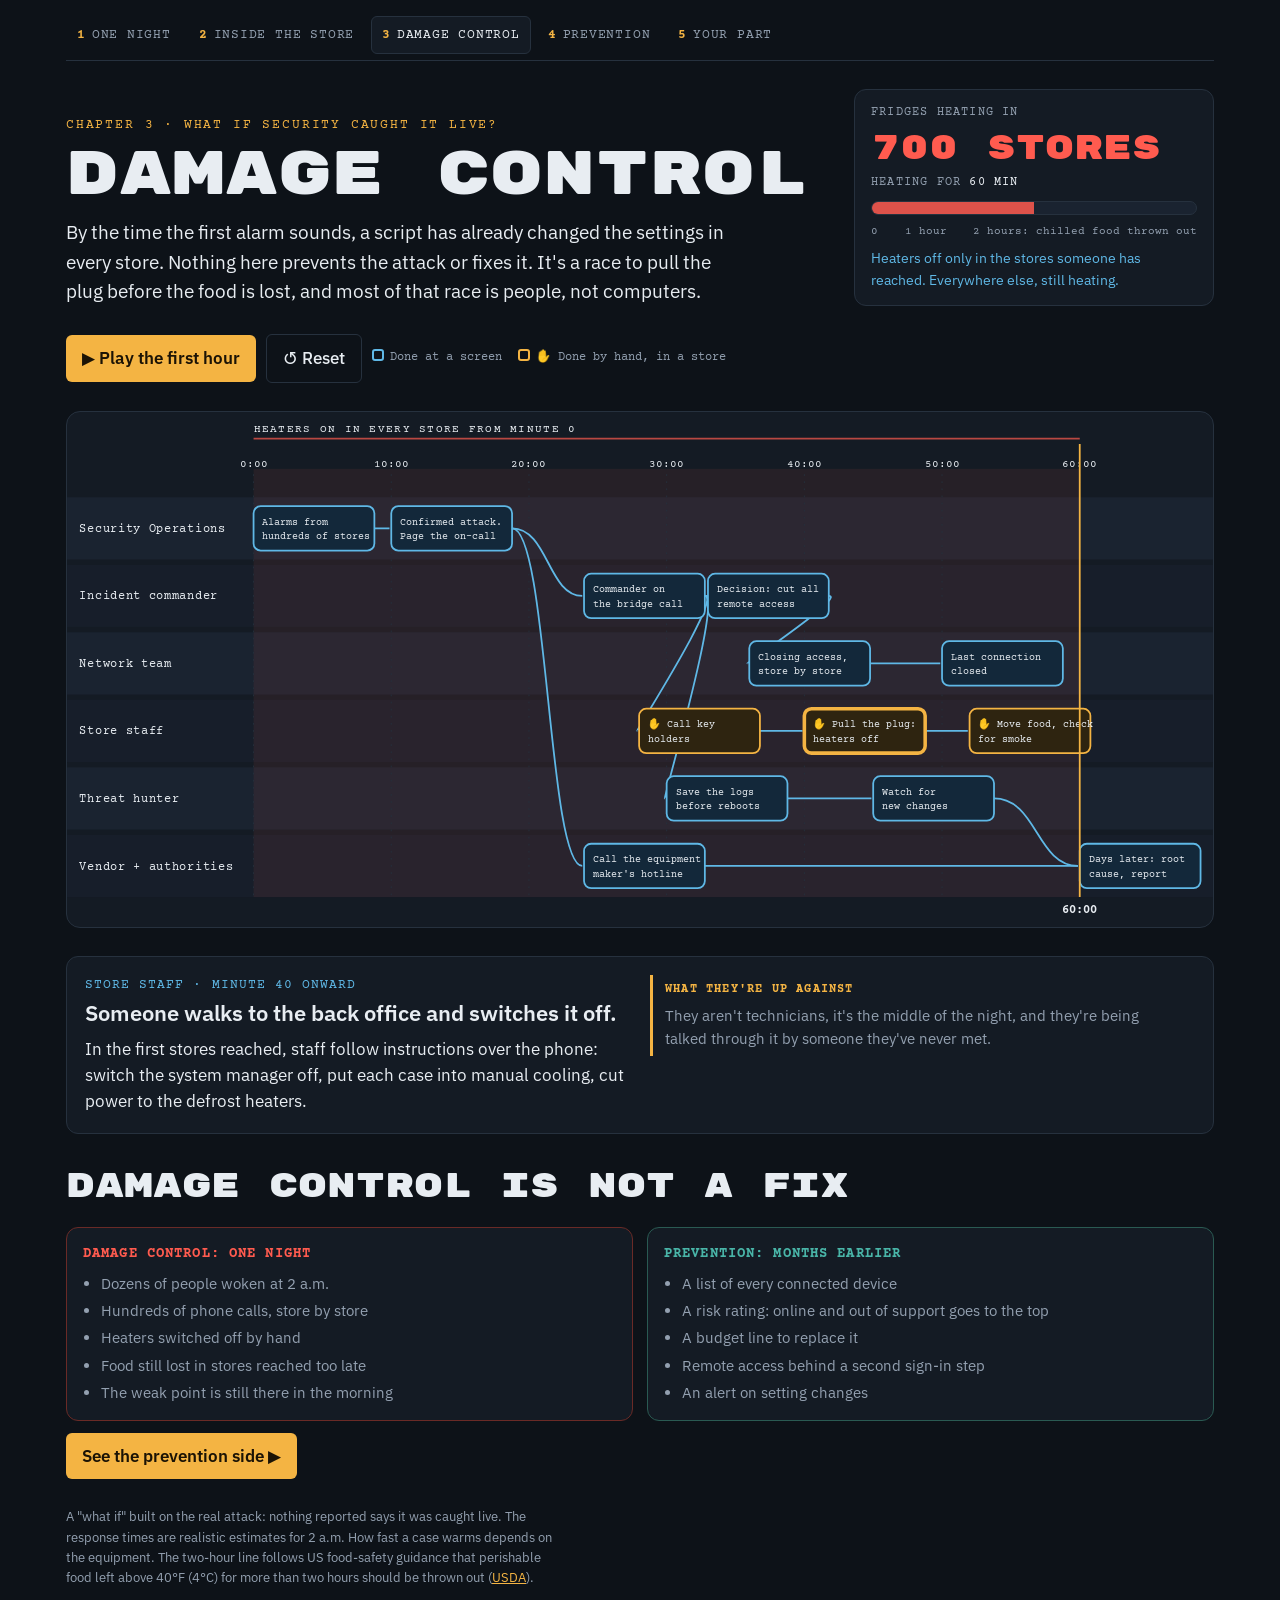
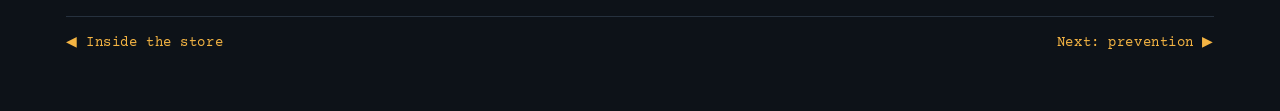
<file: defense.html>
<!doctype html>
<html lang="en"><head>
<meta charset="utf-8"><meta name="viewport" content="width=device-width,initial-scale=1,viewport-fit=cover">
<title>Day Zero · Damage control</title>
<link rel="stylesheet" href="https://fonts.googleapis.com/css2?family=Rubik+Mono+One&family=Courier+Prime:wght@400;700&family=IBM+Plex+Sans:wght@400;500;600&display=swap">
<link rel="stylesheet" href="style.css">
<style>
.top{display:grid;grid-template-columns:minmax(0,1fr) minmax(0,360px);gap:24px;align-items:end}
@media (max-width:860px){.top{grid-template-columns:minmax(0,1fr)}}
.gauge{background:var(--panel);border:1px solid var(--line);border-radius:12px;padding:14px 16px;display:flex;flex-direction:column;gap:8px}
.gauge .k{font-family:var(--mono);font-size:12px;letter-spacing:.1em;text-transform:uppercase;color:var(--muted)}
.gauge .v{font-family:var(--display);font-size:34px;line-height:1.05;color:var(--alarm);font-variant-numeric:tabular-nums}
.gbar{position:relative;height:14px;border-radius:7px;background:var(--panel2);border:1px solid var(--line);overflow:hidden}
.gbar .fill{position:absolute;inset:0 auto 0 0;width:0;background:rgba(255,91,79,.85);transition:width .2s linear}
.gscale{display:flex;justify-content:space-between;font-family:var(--mono);font-size:11px;color:var(--muted)}
.gauge .s{font-size:14px;color:var(--fg)}
.gauge .s.ok{color:var(--cold)}
#flow{min-width:1000px}
#flow text{font-family:var(--mono);fill:var(--fg)}
.lane-bg{fill:var(--panel2)}
.lane-lbl{font-size:13px;fill:var(--muted);letter-spacing:.06em}
.tick{stroke:var(--line)} .tick-lbl{font-size:12px;fill:var(--muted)}
.band{font-size:12px;letter-spacing:.12em;fill:var(--amber)}
.bandline{stroke:var(--amber);stroke-width:2}
.node rect{fill:var(--bg);stroke:#3a4757;stroke-width:2;transition:fill .3s,stroke .3s}
.node text{font-size:11.5px;fill:var(--muted);transition:fill .3s}
.node{cursor:pointer}
.node.lit rect{stroke:var(--cold);fill:#13283a}
.node.lit text{fill:var(--fg)}
.node.hand.lit rect{stroke:var(--amber);fill:#2e2410}
.node.sel rect{stroke-width:4}
.node .hicon{fill:var(--amber);font-size:13px}
.link{fill:none;stroke:#2c3846;stroke-width:2;transition:stroke .3s}
.link.lit{stroke:var(--cold)}
#head{stroke:var(--amber);stroke-width:2}
#headLbl{fill:var(--amber);font-size:13px;font-weight:700}
.heatzone{fill:var(--alarm);opacity:.08}
.legend{display:flex;flex-wrap:wrap;gap:16px;font-family:var(--mono);font-size:12px;color:var(--muted)}
.legend i{display:inline-block;width:12px;height:12px;border-radius:3px;margin-right:6px;vertical-align:-1px;border:2px solid}
.detail{display:grid;grid-template-columns:minmax(0,1fr) minmax(0,1fr);gap:20px;background:var(--panel);border:1px solid var(--line);border-radius:12px;padding:18px}
@media (max-width:760px){.detail{grid-template-columns:minmax(0,1fr)}}
.detail .role{font-family:var(--mono);font-size:13px;color:var(--cold);letter-spacing:.08em;text-transform:uppercase}
.detail h3{margin:4px 0 8px;font-size:22px;line-height:1.3;font-weight:600}
.faces{border-left:3px solid var(--amber);padding:6px 12px;color:var(--muted);font-size:15px;align-self:start}
.faces b{color:var(--amber);display:block;font-family:var(--mono);font-size:12px;letter-spacing:.1em;text-transform:uppercase;margin-bottom:4px}
.vs{display:grid;grid-template-columns:repeat(2,minmax(0,1fr));gap:14px}
@media (max-width:720px){.vs{grid-template-columns:minmax(0,1fr)}}
.vs div{background:var(--panel);border:1px solid var(--line);border-radius:12px;padding:16px;display:flex;flex-direction:column;gap:6px}
.vs .dc{border-color:#6a2a26}.vs .pv{border-color:#2a5a52}
.vs h3{margin:0;font-family:var(--mono);font-size:14px;letter-spacing:.08em;text-transform:uppercase}
.vs .dc h3{color:var(--alarm)}.vs .pv h3{color:var(--ok)}
.vs ul{margin:0;padding-left:18px;color:var(--muted);font-size:15px;display:flex;flex-direction:column;gap:4px}
</style>
</head><body>
<div class="wrap">
  <nav class="chap"><a href="index.html"><b>1</b>One night</a><a href="store.html"><b>2</b>Inside the store</a><a href="defense.html" aria-current="page"><b>3</b>Damage control</a><a href="avoid.html"><b>4</b>Prevention</a><a href="you.html"><b>5</b>Your part</a></nav>
  <div class="top">
    <header>
      <div class="kicker">Chapter 3 · What if security caught it live?</div>
      <h1>Damage control</h1>
      <p class="lead">By the time the first alarm sounds, a script has already changed the settings in every store. Nothing here prevents the attack or fixes it. It's a race to pull the plug before the food is lost, and most of that race is people, not computers.</p>
    </header>
    <div class="gauge" aria-live="polite">
      <div class="k">Fridges heating in</div>
      <div class="v" id="gStores">700 stores</div>
      <div class="k">Heating for <span id="gTime" style="color:var(--fg)">0 min</span></div>
      <div class="gbar"><div class="fill" id="gFill"></div></div>
      <div class="gscale"><span>0</span><span>1 hour</span><span>2 hours: chilled food thrown out</span></div>
      <div class="s" id="gMsg">Food still cold. Every minute counts.</div>
    </div>
  </div>
  <div class="row"><button class="btn" id="play">▶ Play the first hour</button><button class="btn ghost" id="reset">↺ Reset</button><div class="legend"><span><i style="border-color:var(--cold)"></i>Done at a screen</span><span><i style="border-color:var(--amber)"></i>✋ Done by hand, in a store</span></div></div>
  <div class="stage scroll"><svg id="flow" viewBox="0 0 1290 580" role="img" aria-label="Swimlane map of the first hour of damage control, with six teams across a sixty-minute timeline"></svg></div>
  <div class="detail" aria-live="polite">
    <div><div class="role" id="dRole"></div><h3 id="dHead"></h3><p id="dBody"></p></div>
    <div class="faces"><b>What they're up against</b><span id="dFace"></span></div>
  </div>

  <section style="display:flex;flex-direction:column;gap:12px">
    <h2>Damage control is not a fix</h2>
    <div class="vs">
      <div class="dc"><h3>Damage control: one night</h3><ul>
        <li>Dozens of people woken at 2 a.m.</li>
        <li>Hundreds of phone calls, store by store</li>
        <li>Heaters switched off by hand</li>
        <li>Food still lost in stores reached too late</li>
        <li>The weak point is still there in the morning</li></ul></div>
      <div class="pv"><h3>Prevention: months earlier</h3><ul>
        <li>A list of every connected device</li>
        <li>A risk rating: online and out of support goes to the top</li>
        <li>A budget line to replace it</li>
        <li>Remote access behind a second sign-in step</li>
        <li>An alert on setting changes</li></ul></div>
    </div>
    <div class="row"><a class="btn" href="avoid.html" style="text-decoration:none">See the prevention side ▶</a></div>
  </section>

  <p class="note">A "what if" built on the real attack: nothing reported says it was caught live. The response times are realistic estimates for 2 a.m. How fast a case warms depends on the equipment. The two-hour line follows US food-safety guidance that perishable food left above 40°F (4°C) for more than two hours should be thrown out (<a href="https://www.fsis.usda.gov/news-events/news-press-releases/usda-urges-consumers-keep-clear-danger-zone-summer" target="_blank" rel="noopener">USDA</a>).</p>
  <div class="next"><a href="store.html">◀ Inside the store</a><a href="avoid.html">Next: prevention ▶</a></div>
</div>
<script>
(function(){
const $=id=>document.getElementById(id);
const reduce=matchMedia('(prefers-reduced-motion: reduce)').matches;
const LANES=['Security Operations','Incident commander','Network team','Store staff','Threat hunter','Vendor + authorities'];
const X=m=>210+m*15.5, LY=i=>96+i*76, W=136, H=50, END=60;
const N=[
 {id:'a',l:0,m:0,t:['Alarms from','hundreds of stores'],role:'SOC analyst · minute 0',h:'A wall of refrigeration alarms lands at once.',b:'The settings have already been changed in every store. The analyst on the night shift sees temperature alarms pouring in from all over the country.',f:'Alarms like this fire every day: bad sensors, power blips, a door left open. Most are nothing.'},
 {id:'b',l:0,m:10,t:['Confirmed attack.','Page the on-call'],role:'SOC analyst · minute 10',h:'Same setting, same connection, same few minutes. This is an attack.',b:'The logs show the defrost settings were changed through the stores\' remote access. The analyst pages the on-call incident commander.',f:'They have to be sure enough to wake everyone up. Ten minutes in, the heaters have been running the whole time.'},
 {id:'k',l:5,m:24,t:['Call the equipment','maker\'s hotline'],role:'Vendor · minute 24',h:'Wake up the equipment maker.',b:'Is there a way to push safe settings to every unit at once? Is this a known weakness?',f:'The person on the 24-hour line may not know. Getting to their security team can take hours.'},
 {id:'c',l:1,m:24,t:['Commander on','the bridge call'],role:'Incident commander · minute 24',h:'One priority: stop the heat.',b:'The commander runs one call for every team. Investigation can wait. The only goal tonight is getting the heaters off before food is lost and fires start.',f:'Half the people on the call were asleep a few minutes ago. Nobody has the full picture.'},
 {id:'g',l:3,m:28,t:['✋ Call key','holders','hand'],hand:1,role:'Regional managers · minute 28',h:'Find someone who can get into each store.',b:'Most stores are closed and empty. Managers work down a phone list of key holders, night staff and security guards, one store at a time.',f:'700 stores and a phone list. This is the slowest part of the whole response, and it\'s all human.'},
 {id:'i',l:4,m:30,t:['Save the logs','before reboots'],role:'Threat hunter · minute 30',h:'Preserve the evidence.',b:'Before anyone switches anything off, the hunter saves the connection logs and copies of the changed settings.',f:'Store staff are about to power things down, and some of the evidence goes with it. Speed and evidence pull in opposite directions.'},
 {id:'c2',l:1,m:33,t:['Decision: cut all','remote access'],role:'Incident commander · minute 33',h:'"Shut remote access to every store. Now."',b:'Cutting access stops the attackers from changing anything else. It also means the fix can\'t be pushed remotely. Stores have to do it by hand.',f:'There\'s no good option, only a less bad one, decided in seconds with half the facts.'},
 {id:'e',l:2,m:36,t:['Closing access,','store by store'],role:'Network team · minute 36',h:'There\'s no single off switch.',b:'Each store has its own modem. The team blocks what it can centrally and works through the rest in batches.',f:'Every connection still open is one the attackers can use again.'},
 {id:'h',l:3,m:40,t:['✋ Pull the plug:','heaters off'],hand:1,role:'Store staff · minute 40 onward',h:'Someone walks to the back office and switches it off.',b:'In the first stores reached, staff follow instructions over the phone: switch the system manager off, put each case into manual cooling, cut power to the defrost heaters.',f:'They aren\'t technicians, it\'s the middle of the night, and they\'re being talked through it by someone they\'ve never met.'},
 {id:'j',l:4,m:45,t:['Watch for','new changes'],role:'Threat hunter · minute 45',h:'Watch for the attackers coming back.',b:'While the network team closes connections, the hunter watches the rest for any new setting change.',f:'Nobody knows yet how they got in. That answer takes days, not minutes.'},
 {id:'n',l:2,m:50,t:['Last connection','closed'],role:'Network team · minute 50',h:'The attackers are locked out.',b:'The last remote connection is closed. Nothing new can be changed. The heat that\'s already on still has to be switched off by hand, store by store.',f:'Locking the door doesn\'t cool the fridges. That job is still in people\'s hands.'},
 {id:'m',l:3,m:52,t:['✋ Move food, check','for smoke'],hand:1,role:'Store staff · minute 52 onward',h:'Save what can be saved. Watch for fire.',b:'Staff move product into cold rooms that still work, log temperatures for the food-safety team and call the fire service at the first sign of smoke.',f:'Stores nobody has reached yet are still heating. For them, the two-hour clock keeps running.'},
 {id:'l',l:5,m:60,t:['Days later: root','cause, report'],role:'Investigation · the following days',h:'Find out how they got in, and warn everyone else.',b:'Over the next days, investigators trace the attack to system managers running old firmware that no longer got security updates. The national cyber agency and other retailers get the details.',f:'Damage control bought time. The weak point is still in every store until the hardware is replaced.'},
];
N.forEach(n=>{if(n.t.length>2)n.t=n.t.slice(0,2);});
const byId=Object.fromEntries(N.map(n=>[n.id,n]));
const L=[['a','b'],['b','c'],['b','k'],['c','g'],['c','i'],['c','c2'],['c2','e'],['g','h'],['h','m'],['i','j'],['e','n'],['j','l'],['k','l']];
let s='';
s+=`<text class="band" x="${X(0)}" y="22">HEATERS ON IN EVERY STORE FROM MINUTE 0</text><line class="bandline" x1="${X(0)}" y1="30" x2="${X(60)}" y2="30" style="stroke:var(--alarm)" opacity=".7"/>`;
LANES.forEach((n,i)=>{s+=`<rect class="lane-bg" x="0" y="${LY(i)}" width="1290" height="${H+20}" opacity="${i%2?0.5:1}"/><text class="lane-lbl" x="14" y="${LY(i)+H/2+14}">${n}</text>`;});
s+=`<rect class="heatzone" x="${X(0)}" y="64" width="${X(60)-X(0)}" height="${LY(5)+H+20-64}"/>`;
for(let m=0;m<=60;m+=10){s+=`<line class="tick" x1="${X(m)}" y1="70" x2="${X(m)}" y2="${LY(5)+H+20}" stroke-dasharray="2 6"/><text class="tick-lbl" x="${X(m)}" y="62" text-anchor="middle">${m}:00</text>`;}
L.forEach(([a,b])=>{const A=byId[a],B=byId[b];const x1=X(A.m)+W,y1=LY(A.l)+10+H/2,x2=X(B.m),y2=LY(B.l)+10+H/2;const mx=(Math.min(x1,x2-8)+x2)/2;
  s+=`<path class="link" data-b="${b}" d="M${x1} ${y1} C${Math.max(mx,x1+20)} ${y1} ${mx} ${y2} ${x2-2} ${y2}"/>`;});
N.forEach(n=>{const x=X(n.m),y=LY(n.l)+10;s+=`<g class="node${n.hand?' hand':''}" id="n-${n.id}" tabindex="0" role="button" aria-label="Minute ${n.m}: ${n.h.replace(/"/g,'')}"><rect x="${x}" y="${y}" width="${W}" height="${H}" rx="8"/><text x="${x+10}" y="${y+21}">${n.t[0]}</text><text x="${x+10}" y="${y+37}">${n.t[1]}</text></g>`;});
s+=`<line id="head" x1="${X(0)}" y1="36" x2="${X(0)}" y2="${LY(5)+H+20}"/><text id="headLbl" x="${X(0)}" y="${LY(5)+H+38}" text-anchor="middle">0:00</text>`;
$('flow').innerHTML=s;

let cur=0, raf=null;
function show(id){const n=byId[id];$('dRole').textContent=n.role;$('dHead').textContent=n.h;$('dBody').textContent=n.b;$('dFace').textContent=n.f;
  document.querySelectorAll('.node').forEach(g=>g.classList.toggle('sel',g.id==='n-'+id));}
function setTime(m){cur=m;
  N.forEach(n=>$('n-'+n.id).classList.toggle('lit',n.m<=m+0.001));
  document.querySelectorAll('.link').forEach(p=>p.classList.toggle('lit',byId[p.dataset.b].m<=m+0.001));
  const x=X(m);$('head').setAttribute('x1',x);$('head').setAttribute('x2',x);$('headLbl').setAttribute('x',x);$('headLbl').textContent=Math.floor(m)+':00';
  $('gTime').textContent=Math.floor(m)+' min';$('gFill').style.width=(m/120*100)+'%';
  const msg=$('gMsg');msg.classList.remove('ok');
  if(m<10)msg.textContent='Food still cold. Nobody knows yet.';
  else if(m<40)msg.textContent='Cases warming in every store. No one has touched a single fridge.';
  else{msg.textContent='Heaters off only in the stores someone has reached. Everywhere else, still heating.';msg.classList.add('ok');}
  const latest=N.filter(n=>n.m<=m+0.001).sort((a,b)=>a.m-b.m).pop();if(latest&&raf)show(latest.id);}
const stopBtn=()=>{cancelAnimationFrame(raf);raf=null;$('play').textContent='▶ Play the first hour';};
function play(){stopBtn();if(cur>=END)cur=0;
  if(reduce){setTime(END);show('l');return;}
  const dur=26000,t0=performance.now()-cur/END*dur;$('play').textContent='❚❚ Pause';
  const f=now=>{const m=Math.min(END,(now-t0)/dur*END);setTime(m);if(m<END&&raf)raf=requestAnimationFrame(f);else stopBtn();};
  raf=requestAnimationFrame(f);}
$('play').onclick=()=>{raf?stopBtn():play();};
$('reset').onclick=()=>{stopBtn();setTime(0);show('a');};
N.forEach(n=>{const g=$('n-'+n.id);const go=()=>{stopBtn();setTime(Math.max(cur,n.m));show(n.id);};g.onclick=go;g.onkeydown=e=>{if(e.key==='Enter'||e.key===' '){e.preventDefault();go();}};});
setTime(END);show('h');
})();
</script>
</body></html>
</file>
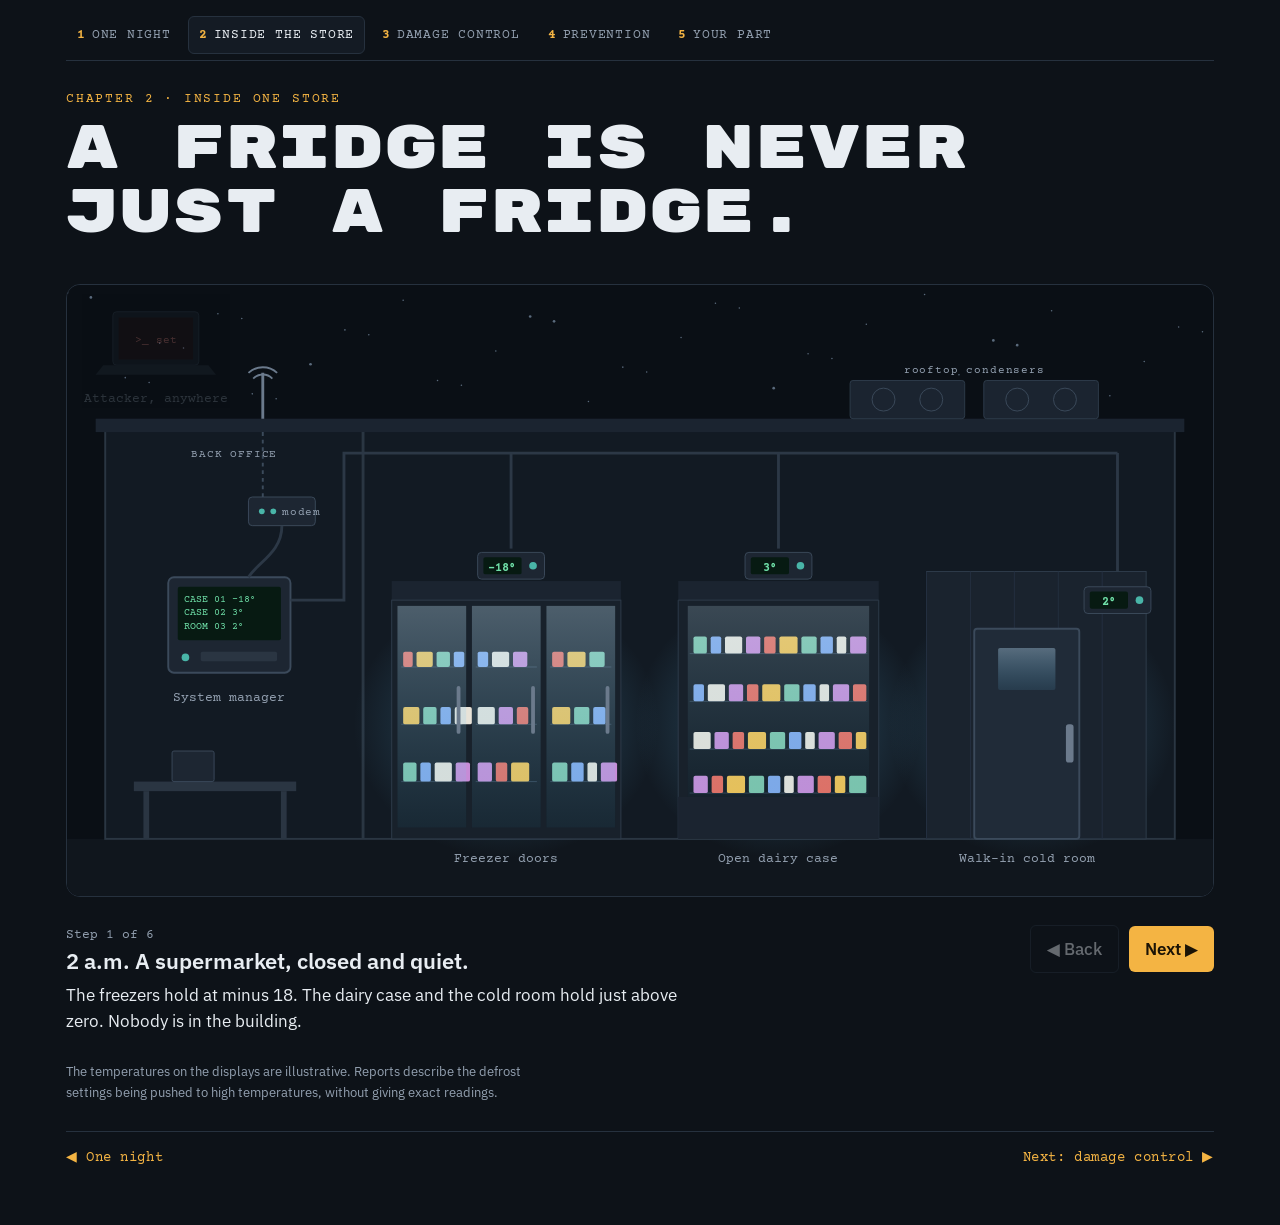
<file: store-2d.html>
<!doctype html>
<html lang="en"><head>
<meta charset="utf-8"><meta name="viewport" content="width=device-width,initial-scale=1,viewport-fit=cover">
<title>Day Zero · Inside the store (drawn)</title>
<link rel="stylesheet" href="https://fonts.googleapis.com/css2?family=Rubik+Mono+One&family=Courier+Prime:wght@400;700&family=IBM+Plex+Sans:wght@400;500;600&display=swap">
<link rel="stylesheet" href="style.css">
</head><body>
<div class="wrap">
  <nav class="chap"><a href="index.html"><b>1</b>One night</a><a href="store.html" aria-current="page"><b>2</b>Inside the store</a><a href="defense.html"><b>3</b>Damage control</a><a href="avoid.html"><b>4</b>Prevention</a><a href="you.html"><b>5</b>Your part</a></nav>
  <header>
    <div class="kicker">Chapter 2 · Inside one store</div>
    <h1>A fridge is never just a fridge.</h1>
  </header>
  <div class="stage scroll"><div id="store" style="min-width:720px"></div></div>
  <div class="caption">
    <div aria-live="polite"><div class="stepnum" id="num"></div><h3 id="head"></h3><p id="body"></p></div>
    <div class="row"><button class="btn ghost" id="prev">◀ Back</button><button class="btn" id="next">Next ▶</button></div>
  </div>
  <p class="note">The temperatures on the displays are illustrative. Reports describe the defrost settings being pushed to high temperatures, without giving exact readings.</p>
  <div class="next"><a href="index.html">◀ One night</a><a href="defense.html">Next: damage control ▶</a></div>
</div>
<script src="store.js"></script>
<script>
(function(){
const $=id=>document.getElementById(id);
$('store').innerHTML=storeSVG();
const reduce=matchMedia('(prefers-reduced-motion: reduce)').matches;
const START={c1:-18,c2:3,c3:2}, END={c1:41,c2:47,c3:38};
const STEPS=[
 {h:'2 a.m. A supermarket, closed and quiet.',b:'The freezers hold at minus 18. The dairy case and the cold room hold just above zero. Nobody is in the building.'},
 {h:'Every case has its own controller.',b:'A small box watches the temperature and runs defrost cycles: short bursts of heat that melt ice off the coils. Harmless when it runs for a few minutes.',on:['c1','c2','c3'],call:['lblCtrl']},
 {h:'They all answer to one system manager.',b:'A box in the back office runs every case in the store. Change a setting there, and it changes on every case at once.',on:['mgr'],wires:['pBus','pD1','pD2','pD3']},
 {h:'A modem lets repair technicians connect remotely.',b:'A technician can fix a warm freezer at 3 a.m. without driving out. In many stores the system manager behind it was a legacy model that no longer received security updates.',on:['modem','mgr'],wires:['pModem'],call:['lblRemote'],badge:true},
 {h:'The attackers come in through that door.',b:'From anywhere online, they reach the modem, then the system manager, and change one thing: the defrost settings. The heaters switch on and stay on.',on:['att'],hot:['pNet','pModem','pBus','pD1','pD2','pD3'],badge:true,bad:true,heat:true},
 {h:'Product is lost. Then fires start.',b:'Fresh and frozen food heats past the point of saving. Heaters built to run for minutes run for hours. Across France, at least 15 fires broke out that night.',on:['att'],hot:['pNet','pModem','pBus','pD1','pD2','pD3'],badge:true,bad:true,heat:true,fire:true},
];
let i=0, raf=null;
function setTemps(t){['c1','c2','c3'].forEach(k=>{const v=Math.round(START[k]+(END[k]-START[k])*t);$(k+'-t').textContent=v+'°';});
  const s=document.querySelectorAll('#mgr .scr');const v=['c1','c2','c3'].map(k=>Math.round(START[k]+(END[k]-START[k])*t));
  s[0].textContent='CASE 01 '+String(v[0]).padStart(4)+'°';s[1].textContent='CASE 02 '+String(v[1]).padStart(4)+'°';s[2].textContent='ROOM 03 '+String(v[2]).padStart(4)+'°';}
function animateTemps(from,to){cancelAnimationFrame(raf);if(reduce){setTemps(to);return;}const t0=performance.now(),d=3000;
  const f=now=>{const p=Math.min(1,(now-t0)/d);setTemps(from+(to-from)*p);if(p<1)raf=requestAnimationFrame(f);};raf=requestAnimationFrame(f);}
let heated=0;
function draw(){
  const s=STEPS[i];
  ['att','modem','mgr','c1','c2','c3'].forEach(id=>$(id).classList.toggle('on',(s.on||[]).includes(id)));
  document.querySelectorAll('.storesvg .wire').forEach(w=>{w.classList.toggle('on',(s.wires||[]).includes(w.id));w.classList.toggle('hot',(s.hot||[]).includes(w.id));});
  ['lblCtrl','lblRemote'].forEach(id=>$(id).classList.toggle('show',(s.call||[]).includes(id)));
  $('badge').classList.toggle('show',!!s.badge);
  ['c1','c2','c3','mgr'].forEach(id=>$(id).classList.toggle('bad',!!s.bad));
  ['case1','case2','case3'].forEach(id=>$(id).classList.toggle('hot',!!s.heat));
  $('fire').classList.toggle('show',!!s.fire);
  const target=s.heat?1:0; if(target!==heated){animateTemps(heated,target);heated=target;}
  $('num').textContent=`Step ${i+1} of ${STEPS.length}`;$('head').textContent=s.h;$('body').textContent=s.b;
  $('prev').disabled=i===0;$('next').textContent=i===STEPS.length-1?'↺ Start over':'Next ▶';
}
$('next').onclick=()=>{i=i===STEPS.length-1?0:i+1;draw();};
$('prev').onclick=()=>{if(i>0){i--;draw();}};
draw();
})();
</script>
</body></html>
</file>
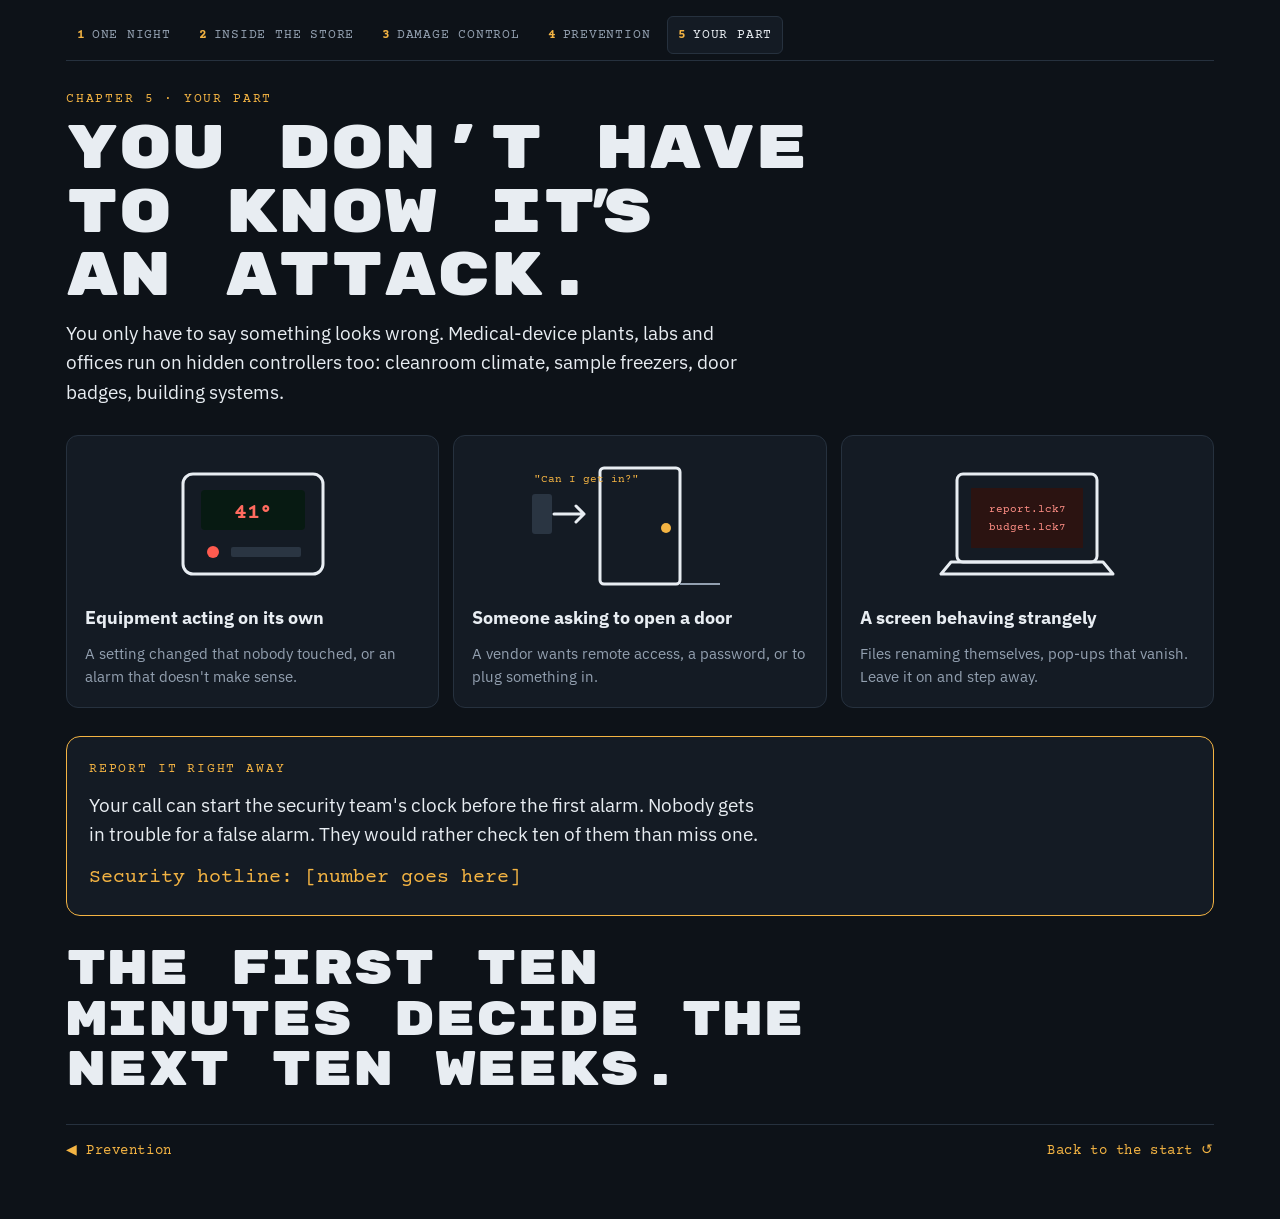
<file: you.html>
<!doctype html>
<html lang="en"><head>
<meta charset="utf-8"><meta name="viewport" content="width=device-width,initial-scale=1,viewport-fit=cover">
<title>Day Zero · Your part</title>
<link rel="stylesheet" href="https://fonts.googleapis.com/css2?family=Rubik+Mono+One&family=Courier+Prime:wght@400;700&family=IBM+Plex+Sans:wght@400;500;600&display=swap">
<link rel="stylesheet" href="style.css">
<style>
.three{display:grid;grid-template-columns:repeat(3,minmax(0,1fr));gap:14px}
@media (max-width:760px){.three{grid-template-columns:minmax(0,1fr)}}
.moment{background:var(--panel);border:1px solid var(--line);border-radius:12px;padding:18px;display:flex;flex-direction:column;gap:10px}
.moment svg{width:100%;max-width:220px;height:auto;align-self:center}
.moment b{font-size:18px}
.moment span{color:var(--muted);font-size:15px}
.ink{fill:none;stroke:var(--fg);stroke-width:3;stroke-linecap:round;stroke-linejoin:round}
.ink2{fill:none;stroke:var(--muted);stroke-width:2}
.hot{fill:var(--alarm)} .amb{fill:var(--amber)}
.blink{animation:blink 1s steps(2) infinite}@keyframes blink{50%{opacity:.25}}
.call{background:var(--panel);border:1px solid var(--amber);border-radius:14px;padding:22px;display:flex;flex-direction:column;gap:12px}
.hotline{font-family:var(--mono);font-size:20px;color:var(--amber)}
.closing{font-family:var(--display);font-size:clamp(26px,4.6vw,48px);line-height:1.06;text-wrap:balance;max-width:20ch;margin:0}
</style>
</head><body>
<div class="wrap">
  <nav class="chap"><a href="index.html"><b>1</b>One night</a><a href="store.html"><b>2</b>Inside the store</a><a href="defense.html"><b>3</b>Damage control</a><a href="avoid.html"><b>4</b>Prevention</a><a href="you.html" aria-current="page"><b>5</b>Your part</a></nav>
  <header>
    <div class="kicker">Chapter 5 · Your part</div>
    <h1>You don't have to know it's an attack.</h1>
    <p class="lead">You only have to say something looks wrong. Medical-device plants, labs and offices run on hidden controllers too: cleanroom climate, sample freezers, door badges, building systems.</p>
  </header>
  <div class="three">
    <div class="moment">
      <svg viewBox="0 0 220 140" aria-hidden="true"><rect class="ink" x="40" y="20" width="140" height="100" rx="10"/><rect x="58" y="36" width="104" height="40" rx="4" fill="#071a12"/><text x="110" y="64" text-anchor="middle" font-family="Courier Prime,monospace" font-size="22" fill="#ff6b5f" font-weight="700" class="blink">41°</text><circle class="hot blink" cx="70" cy="98" r="6"/><rect x="88" y="93" width="70" height="10" rx="2" fill="#2a3542"/></svg>
      <b>Equipment acting on its own</b><span>A setting changed that nobody touched, or an alarm that doesn't make sense.</span>
    </div>
    <div class="moment">
      <svg viewBox="0 0 220 140" aria-hidden="true"><rect class="ink" x="70" y="14" width="80" height="116" rx="4"/><circle class="amb" cx="136" cy="74" r="5"/><path class="ink2" d="M150 130 L190 130"/><path class="ink" d="M24 60 h30 m-8 -8 l8 8 l-8 8"/><rect x="2" y="40" width="20" height="40" rx="3" fill="#2a3542"/><text x="4" y="28" font-family="Courier Prime,monospace" font-size="11" fill="#f4b443">"Can I get in?"</text></svg>
      <b>Someone asking to open a door</b><span>A vendor wants remote access, a password, or to plug something in.</span>
    </div>
    <div class="moment">
      <svg viewBox="0 0 220 140" aria-hidden="true"><rect class="ink" x="40" y="20" width="140" height="88" rx="6"/><path class="ink" d="M24 120 H196 L186 108 H34 Z"/><rect x="54" y="34" width="112" height="60" fill="#2b1311"/><text x="110" y="58" text-anchor="middle" font-family="Courier Prime,monospace" font-size="11" fill="#ff8f86">report.lck7</text><text x="110" y="76" text-anchor="middle" font-family="Courier Prime,monospace" font-size="11" fill="#ff8f86" class="blink">budget.lck7</text></svg>
      <b>A screen behaving strangely</b><span>Files renaming themselves, pop-ups that vanish. Leave it on and step away.</span>
    </div>
  </div>
  <div class="call">
    <div class="kicker">Report it right away</div>
    <p class="lead">Your call can start the security team's clock before the first alarm. Nobody gets in trouble for a false alarm. They would rather check ten of them than miss one.</p>
    <div class="hotline">Security hotline: [number goes here]</div>
  </div>
  <p class="closing">The first ten minutes decide the next ten weeks.</p>
  <div class="next"><a href="avoid.html">◀ Prevention</a><a href="index.html">Back to the start ↺</a></div>
</div>
</body></html>
</file>
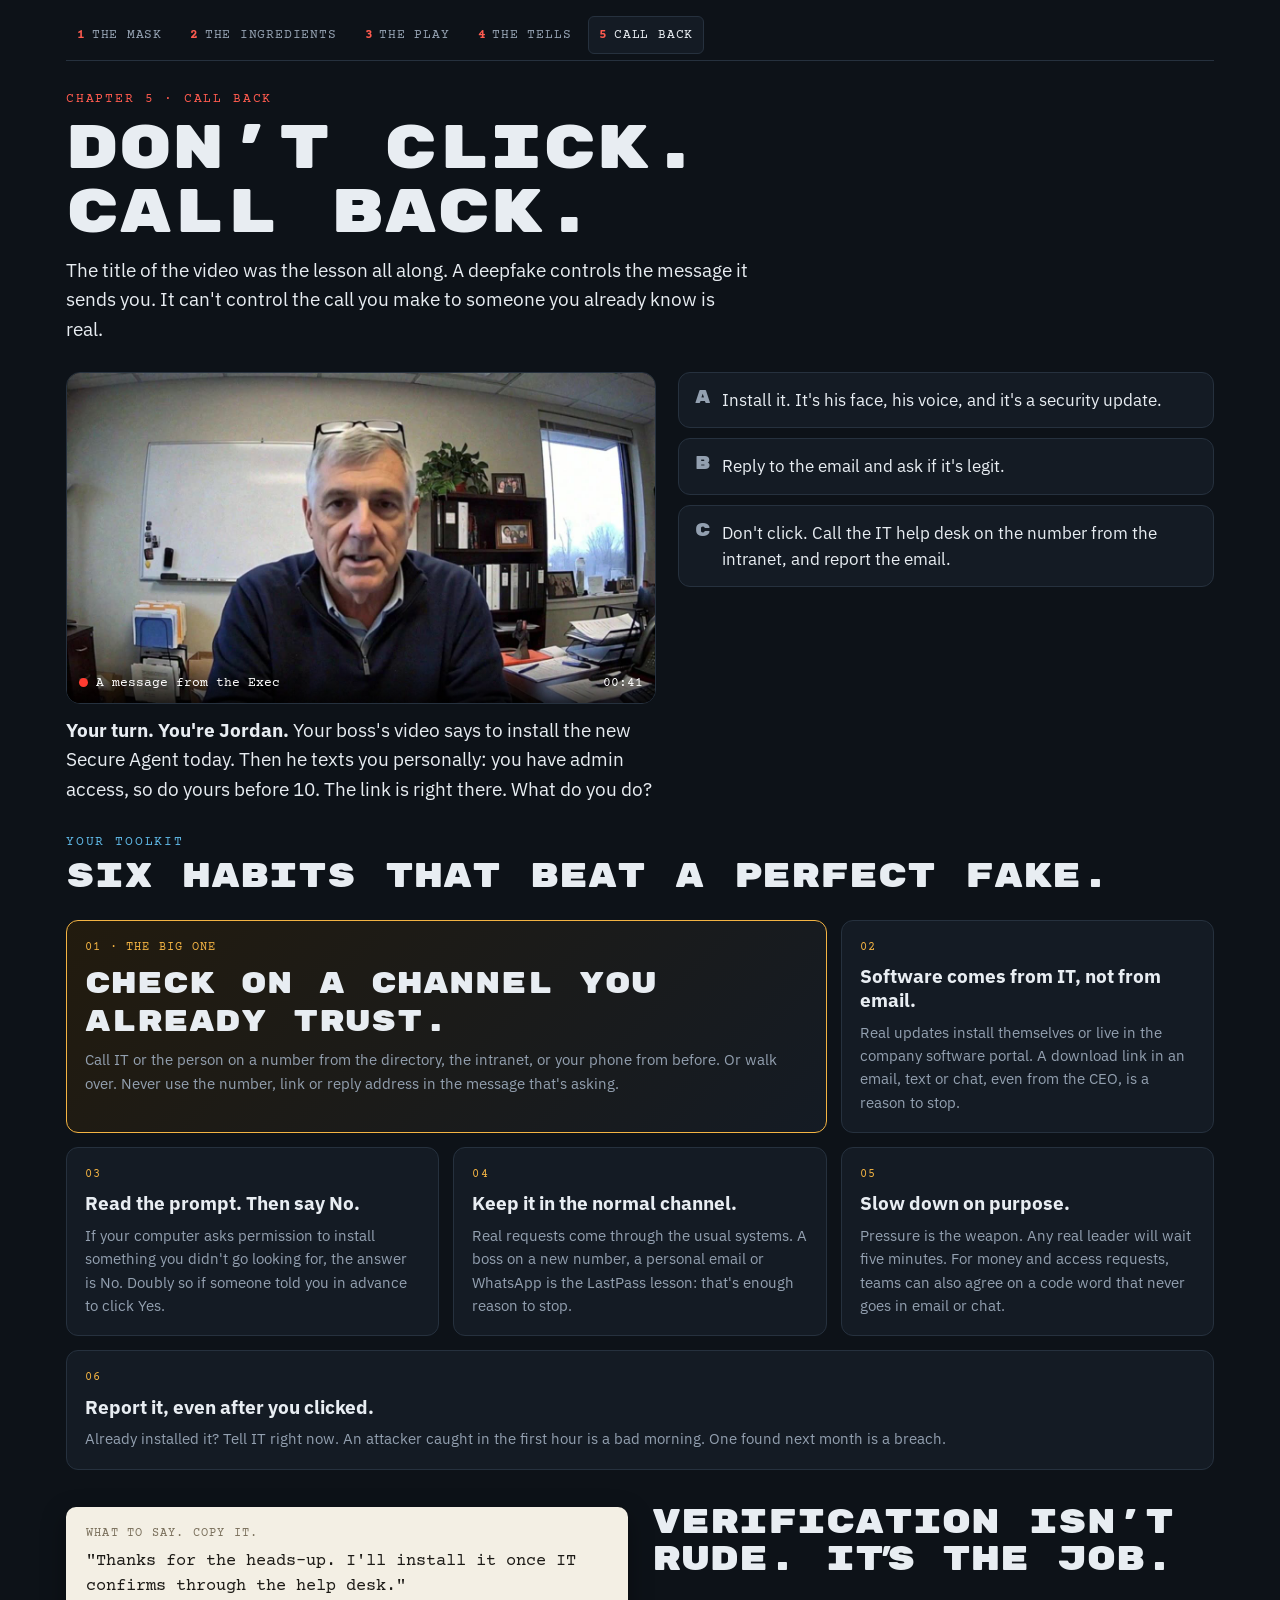
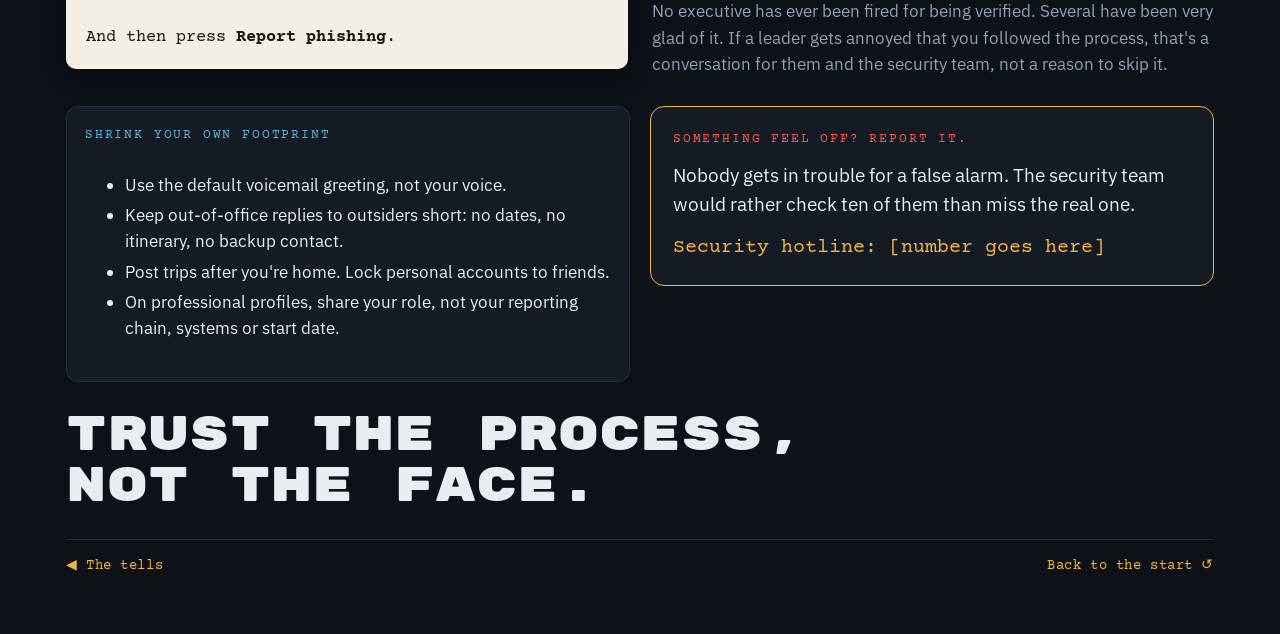
<file: callback/defend.html>
<!doctype html>
<html lang="en"><head>
<meta charset="utf-8"><meta name="viewport" content="width=device-width,initial-scale=1,viewport-fit=cover">
<title>Call Back · Call back</title>
<link rel="stylesheet" href="https://fonts.googleapis.com/css2?family=Rubik+Mono+One&family=Courier+Prime:wght@400;700&family=IBM+Plex+Sans:wght@400;500;600&display=swap">
<link rel="stylesheet" href="../style.css">
<link rel="stylesheet" href="cb.css">
<style>
.decide{display:grid;grid-template-columns:minmax(0,1.1fr) minmax(0,1fr);gap:22px;align-items:start}
@media (max-width:860px){.decide{grid-template-columns:minmax(0,1fr)}}
.choices{display:flex;flex-direction:column;gap:10px}
.choice{text-align:left;background:var(--panel);border:1px solid var(--line);border-radius:12px;padding:14px 16px;display:grid;grid-template-columns:auto minmax(0,1fr);gap:12px;align-items:start}
.choice .k{font-family:var(--display);font-size:18px;color:var(--muted);line-height:1.2}
.choice:hover{border-color:#3a4757}
.choice[aria-pressed="true"]{border-color:var(--amber)}
.result{border-radius:12px;padding:16px;display:none;flex-direction:column;gap:6px;border:1px solid}
.result.show{display:flex}
.result img{width:100%;border-radius:8px;display:block;margin-bottom:6px}
.result.bad{border-color:var(--alarm);background:#21161a}
.result.meh{border-color:var(--amber);background:#221b0e}
.result.good{border-color:var(--ok);background:#11221f}
.result .h{font-family:var(--mono);font-size:13px;letter-spacing:.1em;text-transform:uppercase}
.result.bad .h{color:var(--alarm)} .result.meh .h{color:var(--amber)} .result.good .h{color:var(--ok)}
.tools{display:grid;grid-template-columns:repeat(3,minmax(0,1fr));gap:14px}
@media (max-width:860px){.tools{grid-template-columns:repeat(2,minmax(0,1fr))}}
@media (max-width:520px){.tools{grid-template-columns:minmax(0,1fr)}}
.tool{background:var(--panel);border:1px solid var(--line);border-radius:12px;padding:18px;display:flex;flex-direction:column;gap:8px}
.tool .n{font-family:var(--mono);font-size:12px;color:var(--amber);letter-spacing:.1em}
.tool b{font-size:19px;line-height:1.25}
.tool span{color:var(--muted);font-size:15px}
.tool.main{border-color:var(--amber);grid-column:span 2;background:linear-gradient(135deg,#221b0e,var(--panel))}
@media (max-width:520px){.tool.main{grid-column:auto}}
.tools .tool:last-child{grid-column:1/-1}
.tool.main b{font-family:var(--display);font-weight:400;font-size:clamp(22px,3vw,30px)}
.script{background:#f3efe4;color:#1c1a16;border-radius:10px;padding:18px 20px;font-family:var(--mono);font-size:17px;line-height:1.5;box-shadow:0 8px 24px rgba(0,0,0,.35)}
.script small{display:block;font-size:12px;letter-spacing:.1em;text-transform:uppercase;color:#7a705c;margin-bottom:6px}
.say{display:grid;grid-template-columns:minmax(0,1fr) minmax(0,1fr);gap:24px;align-items:center}
@media (max-width:760px){.say{grid-template-columns:minmax(0,1fr)}}
.foot{display:flex;flex-direction:column;gap:6px}
.foot li{margin:4px 0}
.call{background:var(--panel);border:1px solid var(--amber);border-radius:14px;padding:22px;display:flex;flex-direction:column;gap:12px}
.hotline{font-family:var(--mono);font-size:20px;color:var(--amber)}
</style>
</head><body>
<div class="wrap">
  <nav class="chap"><a href="index.html"><b>1</b>The mask</a><a href="sources.html"><b>2</b>The ingredients</a><a href="play.html"><b>3</b>The play</a><a href="tells.html"><b>4</b>The tells</a><a href="defend.html" aria-current="page"><b>5</b>Call back</a></nav>
  <header>
    <div class="kicker">Chapter 5 · Call back</div>
    <h1>Don't click. Call back.</h1>
    <p class="lead">The title of the video was the lesson all along. A deepfake controls the message it sends you. It can't control the call you make to someone you already know is real.</p>
  </header>

  <section class="decide">
    <div style="display:flex;flex-direction:column;gap:12px">
      <div class="callframe"><img src="img/exec.jpg" alt="The Exec in a video message"><div class="callbar"><span class="who"><span class="dot"></span>A message from the Exec</span><span>00:41</span></div></div>
      <p class="lead"><b>Your turn. You're Jordan.</b> Your boss's video says to install the new Secure Agent today. Then he texts you personally: you have admin access, so do yours before 10. The link is right there. What do you do?</p>
    </div>
    <div class="choices" aria-live="polite">
      <button class="choice" data-c="bad"><span class="k">A</span><span>Install it. It's his face, his voice, and it's a security update.</span></button>
      <button class="choice" data-c="meh"><span class="k">B</span><span>Reply to the email and ask if it's legit.</span></button>
      <button class="choice" data-c="good"><span class="k">C</span><span>Don't click. Call the IT help desk on the number from the intranet, and report the email.</span></button>
      <div class="result bad" id="r-bad"><img src="img/jordan-uhoh.jpg" alt="Jordan realizing the payment went to a scammer"><span class="h">That's the door Brian wanted</span><p>Nothing visibly happens, which is the problem. The "agent" gives Brian a way into the network, and he sells it or uses it. The face was the only evidence you had, and the face is the one thing a deepfake gets right.</p></div>
      <div class="result meh" id="r-meh"><span class="h">Right instinct, wrong channel</span><p>Your reply goes to rhythmatic-hq.com, which is Brian. He writes back within a minute: "Yes, it's legit, please hurry." Checking is right. Checking with the person who might be lying isn't checking. Use a channel you already trust.</p></div>
      <div class="result good" id="r-good"><img src="img/jordan-callback.jpg" alt="Jordan on her desk phone, calling the Exec back on his directory number"><span class="h">That's the move</span><p>IT tells you in thirty seconds that they didn't send anything. Your report lets them pull the email from every other inbox before anyone else clicks. One call protects the whole company.</p></div>
    </div>
  </section>

  <section style="display:flex;flex-direction:column;gap:14px">
    <div><div class="kicker cold">Your toolkit</div><h2>Six habits that beat a perfect fake.</h2></div>
    <div class="tools">
      <div class="tool main"><span class="n">01 · THE BIG ONE</span><b>Check on a channel you already trust.</b><span>Call IT or the person on a number from the directory, the intranet, or your phone from before. Or walk over. Never use the number, link or reply address in the message that's asking.</span></div>
      <div class="tool"><span class="n">02</span><b>Software comes from IT, not from email.</b><span>Real updates install themselves or live in the company software portal. A download link in an email, text or chat, even from the CEO, is a reason to stop.</span></div>
      <div class="tool"><span class="n">03</span><b>Read the prompt. Then say No.</b><span>If your computer asks permission to install something you didn't go looking for, the answer is No. Doubly so if someone told you in advance to click Yes.</span></div>
      <div class="tool"><span class="n">04</span><b>Keep it in the normal channel.</b><span>Real requests come through the usual systems. A boss on a new number, a personal email or WhatsApp is the LastPass lesson: that's enough reason to stop.</span></div>
      <div class="tool"><span class="n">05</span><b>Slow down on purpose.</b><span>Pressure is the weapon. Any real leader will wait five minutes. For money and access requests, teams can also agree on a code word that never goes in email or chat.</span></div>
      <div class="tool"><span class="n">06</span><b>Report it, even after you clicked.</b><span>Already installed it? Tell IT right now. An attacker caught in the first hour is a bad morning. One found next month is a breach.</span></div>
    </div>
  </section>

  <section class="say">
    <div class="script"><small>What to say. Copy it.</small>"Thanks for the heads-up. I'll install it once IT confirms through the help desk."<br><br>And then press <b>Report phishing</b>.</div>
    <div style="display:flex;flex-direction:column;gap:10px">
      <h2>Verification isn't rude. It's the job.</h2>
      <p class="muted">No executive has ever been fired for being verified. Several have been very glad of it. If a leader gets annoyed that you followed the process, that's a conversation for them and the security team, not a reason to skip it.</p>
    </div>
  </section>

  <section class="grid2">
    <div class="panel foot">
      <div class="kicker cold">Shrink your own footprint</div>
      <ul>
        <li>Use the default voicemail greeting, not your voice.</li>
        <li>Keep out-of-office replies to outsiders short: no dates, no itinerary, no backup contact.</li>
        <li>Post trips after you're home. Lock personal accounts to friends.</li>
        <li>On professional profiles, share your role, not your reporting chain, systems or start date.</li>
      </ul>
    </div>
    <div class="call">
      <div class="kicker">Something feel off? Report it.</div>
      <p class="lead">Nobody gets in trouble for a false alarm. The security team would rather check ten of them than miss the real one.</p>
      <div class="hotline">Security hotline: [number goes here]</div>
    </div>
  </section>

  <p class="big">Trust the process, not the face.</p>
  <div class="next"><a href="tells.html">◀ The tells</a><a href="index.html">Back to the start ↺</a></div>
</div>
<script>
document.querySelectorAll('.choice').forEach(b=>b.addEventListener('click',()=>{
  document.querySelectorAll('.choice').forEach(x=>x.setAttribute('aria-pressed',x===b));
  document.querySelectorAll('.result').forEach(r=>r.classList.remove('show'));
  document.getElementById('r-'+b.dataset.c).classList.add('show');
}));
</script>
</body></html>
</file>
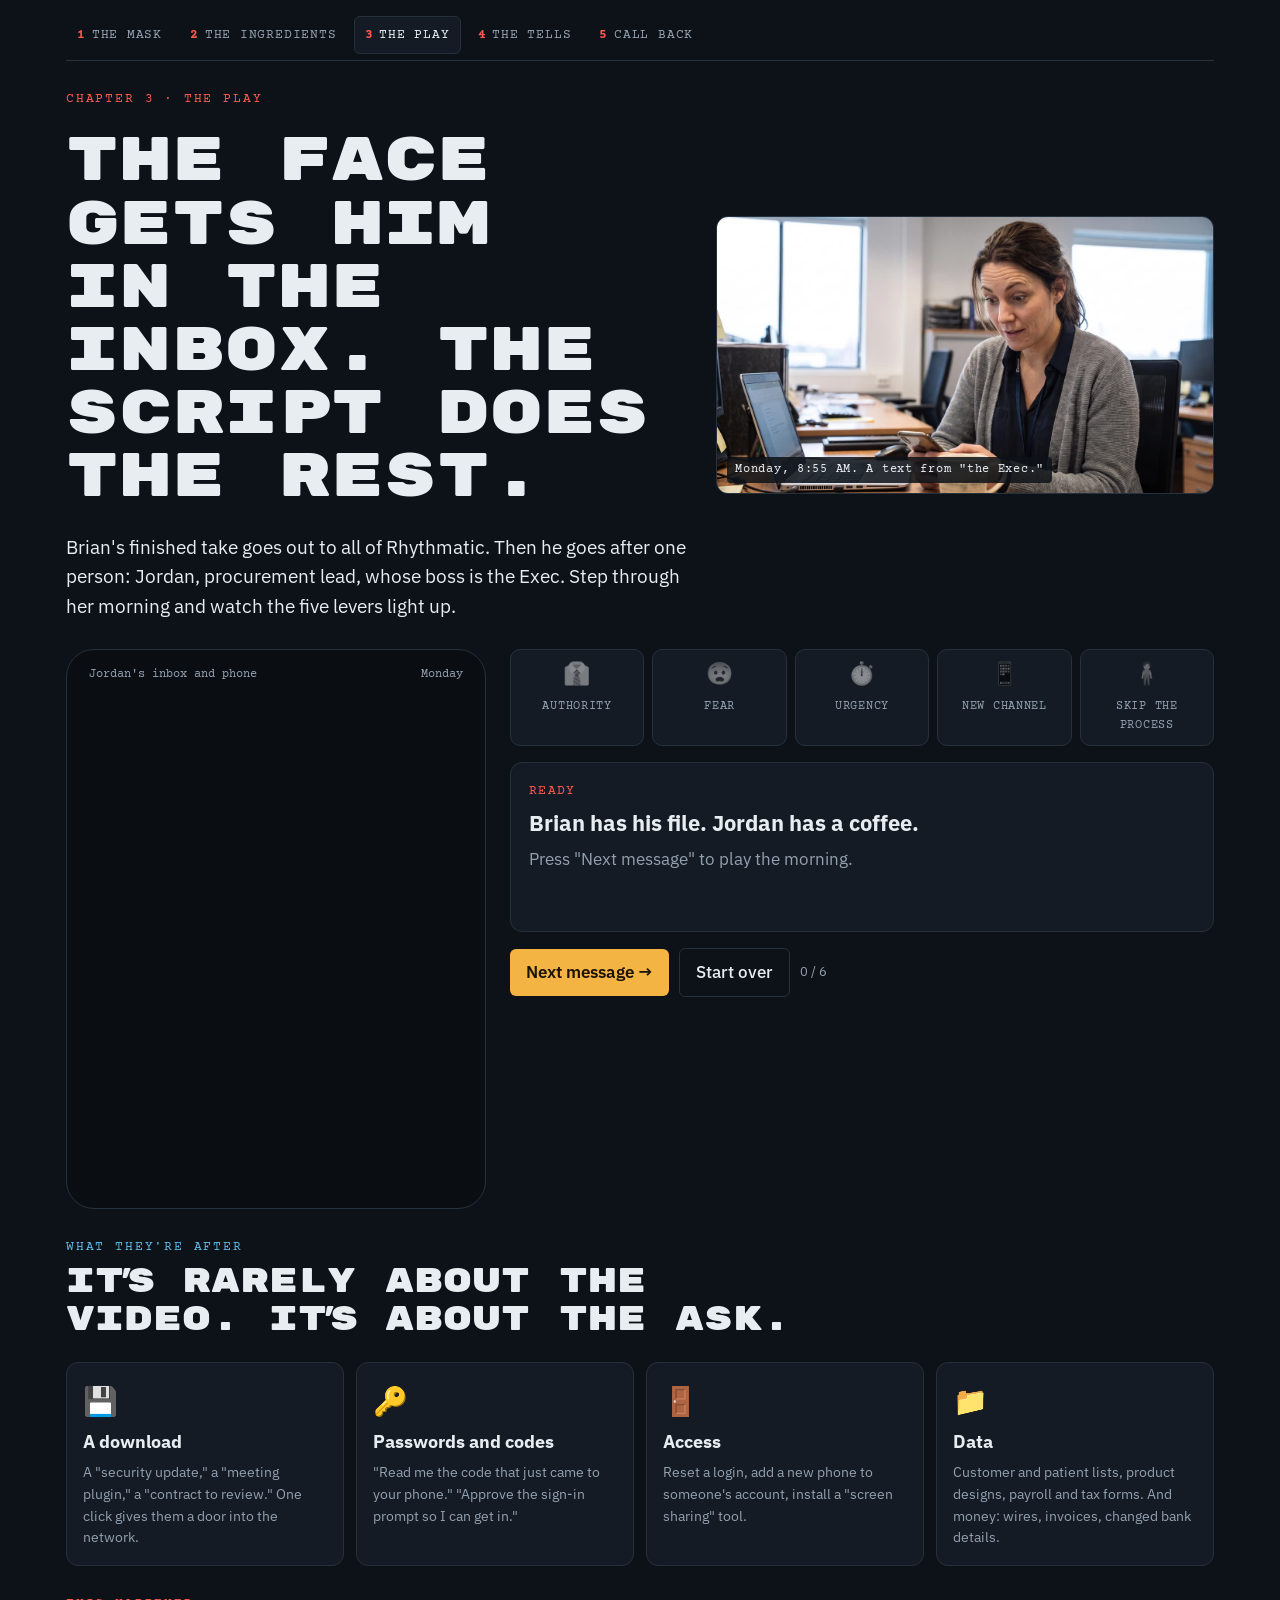
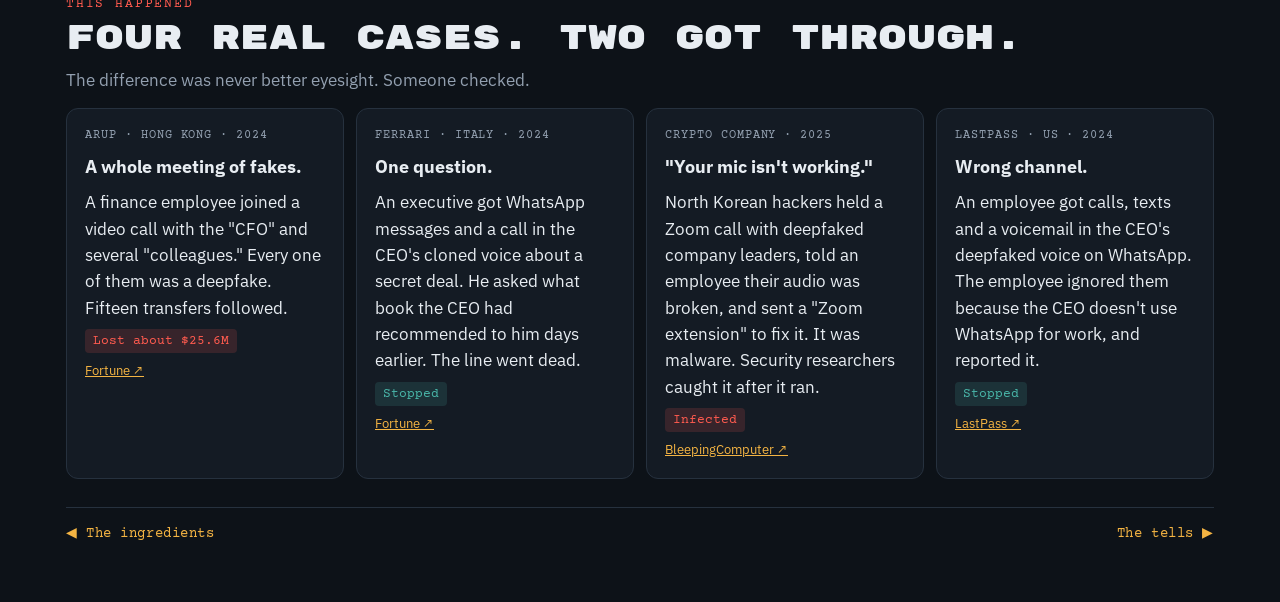
<file: callback/play.html>
<!doctype html>
<html lang="en"><head>
<meta charset="utf-8"><meta name="viewport" content="width=device-width,initial-scale=1,viewport-fit=cover">
<title>Call Back · The play</title>
<link rel="stylesheet" href="https://fonts.googleapis.com/css2?family=Rubik+Mono+One&family=Courier+Prime:wght@400;700&family=IBM+Plex+Sans:wght@400;500;600&display=swap">
<link rel="stylesheet" href="../style.css">
<link rel="stylesheet" href="cb.css">
<style>
.playgrid{display:grid;grid-template-columns:minmax(0,420px) minmax(0,1fr);gap:24px;align-items:start}
@media (max-width:860px){.playgrid{grid-template-columns:minmax(0,1fr)}}
.phone{background:#0a0d11;border:1px solid var(--line);border-radius:28px;padding:14px;display:flex;flex-direction:column;gap:10px;min-height:560px}
.phone .top{display:flex;justify-content:space-between;font-family:var(--mono);font-size:12px;color:var(--muted);padding:2px 8px}
.feed{display:flex;flex-direction:column;gap:10px;padding:4px}
.ev{display:none;flex-direction:column;gap:4px;animation:in .35s ease-out}
.ev.on{display:flex}
@keyframes in{from{opacity:0;transform:translateY(8px)}}
.ev .ts{font-family:var(--mono);font-size:11px;color:var(--muted);text-align:center}
.bub{background:#25303d;border-radius:16px 16px 16px 4px;padding:10px 12px;max-width:88%;font-size:15px;line-height:1.4}
.bub.from{font-size:12px;color:var(--muted);background:none;padding:0 4px}
.ev .callframe{border-radius:12px}
.ev.end .bub{background:#3a1512;border:1px solid var(--alarm)}
.ev.cur .bub,.ev.cur .mail,.ev.cur .uac{box-shadow:0 0 0 2px var(--amber)}
.mail{background:#f4f2ee;color:#1d2226;border-radius:12px;padding:12px;font-size:14px;display:flex;flex-direction:column;gap:8px}
.mail .mh{font-size:13px;color:#444;border-bottom:1px solid #ddd;padding-bottom:6px}
.mail .mh b{color:#111}
.mail .thumb{position:relative;border-radius:8px;overflow:hidden;aspect-ratio:16/9}
.mail .thumb img{width:100%;height:100%;object-fit:cover;display:block}
.mail .play{position:absolute;inset:0;margin:auto;width:48px;height:48px;border-radius:50%;background:rgba(0,0,0,.6);color:#fff;display:grid;place-items:center;font-size:18px}
.mail .dur{position:absolute;right:6px;bottom:6px;background:rgba(0,0,0,.7);color:#fff;font-family:var(--mono);font-size:11px;padding:1px 5px;border-radius:3px}
.mail p{margin:0;font-size:14px}
.mail .fine{color:#666;font-size:12.5px}
.mbtn{align-self:flex-start;background:#0f6cbd;color:#fff;font-weight:600;padding:8px 14px;border-radius:6px;font-size:14px}
.uac{background:#1f2d3d;border:1px solid #3a5470;border-radius:10px;padding:12px;font-size:14px;display:flex;flex-direction:column;gap:8px}
.uac .uh{font-weight:600}
.uac .ub{color:#b9c6d4;font-size:13px}
.uac .ub i{color:var(--amber);font-style:normal}
.ubtn{display:flex;gap:8px}.ubtn span{flex:1;text-align:center;padding:6px;border-radius:5px;background:#2c3e52}.ubtn .yes{background:#0f6cbd}
.side{display:flex;flex-direction:column;gap:16px;min-width:0;position:sticky;top:12px}
@media (max-width:860px){.side{position:static}}
.levers{display:grid;grid-template-columns:repeat(5,minmax(0,1fr));gap:8px}
@media (max-width:560px){.levers{grid-template-columns:repeat(3,minmax(0,1fr))}}
.lever{background:var(--panel);border:1px solid var(--line);border-radius:10px;padding:10px 8px;text-align:center;font-family:var(--mono);font-size:12px;letter-spacing:.06em;text-transform:uppercase;color:var(--muted);transition:all .3s}
.lever .ic{display:block;font-size:22px;margin-bottom:4px;filter:grayscale(1);opacity:.5;transition:all .3s}
.lever.lit{border-color:var(--alarm);color:var(--fg);background:#2a1614}
.lever.lit .ic{filter:none;opacity:1}
.explain{background:var(--panel);border:1px solid var(--line);border-radius:12px;padding:18px;display:flex;flex-direction:column;gap:8px;min-height:170px}
.explain .lv{font-family:var(--mono);font-size:13px;color:var(--alarm);letter-spacing:.1em;text-transform:uppercase}
.explain h3{margin:0;font-size:22px;line-height:1.3}
.explain p{color:var(--muted)}
.wants{display:grid;grid-template-columns:repeat(4,minmax(0,1fr));gap:12px}
@media (max-width:860px){.wants{grid-template-columns:repeat(2,minmax(0,1fr))}}
@media (max-width:480px){.wants{grid-template-columns:minmax(0,1fr)}}
.want{background:var(--panel);border:1px solid var(--line);border-radius:12px;padding:16px;display:flex;flex-direction:column;gap:6px}
.want .ic{font-size:28px}
.want b{font-size:18px}
.want span{color:var(--muted);font-size:14px}
.cases{display:grid;grid-template-columns:repeat(4,minmax(0,1fr));gap:12px}
@media (max-width:980px){.cases{grid-template-columns:repeat(2,minmax(0,1fr))}}
@media (max-width:520px){.cases{grid-template-columns:minmax(0,1fr)}}
</style>
</head><body>
<div class="wrap">
  <nav class="chap"><a href="index.html"><b>1</b>The mask</a><a href="sources.html"><b>2</b>The ingredients</a><a href="play.html" aria-current="page"><b>3</b>The play</a><a href="tells.html"><b>4</b>The tells</a><a href="defend.html"><b>5</b>Call back</a></nav>
  <header class="hsplit">
    <div>
    <div class="kicker">Chapter 3 · The play</div>
    <h1>The face gets him in the inbox. The script does the rest.</h1>
    <p class="lead">Brian's finished take goes out to all of Rhythmatic. Then he goes after one person: Jordan, procurement lead, whose boss is the Exec. Step through her morning and watch the five levers light up.</p>
    </div>
    <figure class="photo"><img src="img/jordan-text.jpg" alt="Jordan at her desk with coffee, reading an unexpected text"><figcaption>Monday, 8:55 AM. A text from "the Exec."</figcaption></figure>
  </header>

  <section class="playgrid">
    <div class="phone" aria-live="polite">
      <div class="top"><span>Jordan's inbox and phone</span><span>Monday</span></div>
      <div class="feed" id="feed">
        <div class="ev"><div class="ts">8:47 AM · email to all staff</div><div class="mail"><div class="mh"><b>The Exec</b> &lt;exec@rhythmatic-hq.com&gt;<br>To: All Rhythmatic<br><b>A message from me: staying alert</b></div><div class="thumb"><img src="img/exec.jpg" alt="Video thumbnail of the Exec"><span class="play">▶</span><span class="dur">0:41</span></div><p>"Cyber attacks are constant now, and they're getting a lot more convincing..."</p></div></div>
        <div class="ev"><div class="ts">8:48 AM · same email, below the video</div><div class="mail"><p>Every employee must install the updated <b>Rhythmatic Secure Agent</b> by Friday. Procurement and Finance, please complete it today.</p><span class="mbtn">Install Secure Agent</span><p class="fine">Thanks for helping keep Rhythmatic safe.</p></div></div>
        <div class="ev"><div class="ts">8:55 AM · text, unknown number</div><div class="bub">Jordan, it's me, new number. You see my video? You've got admin access to the supplier system, so I need yours done before the 10:00 vendor review. Thanks for setting the example.</div></div>
        <div class="ev"><div class="ts">8:58 AM</div><div class="bub">IT is swamped this week. No need to open a ticket, just run it. Takes two minutes.</div></div>
        <div class="ev"><div class="ts">9:02 AM · Jordan's laptop</div><div class="uac"><div class="uh">Do you want to allow this app to make changes to your device?</div><div class="ub"><b>RhythmaticSecureAgent.exe</b><br>Verified publisher: <i>Unknown</i></div><div class="ubtn"><span class="yes">Yes</span><span>No</span></div></div><div class="bub from">The email said to click Yes. She clicks Yes.</div></div>
        <div class="ev end"><div class="ts">9:03 AM</div><figure class="photo"><img src="img/jordan-uhoh.jpg" alt="Jordan staring at her phone, realizing she installed malware"></figure><div class="bub">"Install complete." Nothing looks different. That's the point. Brian now has a quiet door into Rhythmatic's network, and a buyer for it by lunch. Thursday, the real IT team emails: "We have not sent any security agent."</div></div>
      </div>
    </div>
    <div class="side">
      <div class="levers" id="levers">
        <div class="lever" data-l="authority"><span class="ic">👔</span>Authority</div>
        <div class="lever" data-l="fear"><span class="ic">😨</span>Fear</div>
        <div class="lever" data-l="urgency"><span class="ic">⏱️</span>Urgency</div>
        <div class="lever" data-l="channel"><span class="ic">📱</span>New channel</div>
        <div class="lever" data-l="isolation"><span class="ic">🧍</span>Skip the process</div>
      </div>
      <div class="explain" id="explain">
        <div class="lv">Ready</div>
        <h3>Brian has his file. Jordan has a coffee.</h3>
        <p>Press "Next message" to play the morning.</p>
      </div>
      <div class="row"><button class="btn" id="next">Next message →</button><button class="btn ghost" id="reset">Start over</button><span class="small" id="cnt">0 / 6</span></div>
    </div>
  </section>

  <section style="display:flex;flex-direction:column;gap:14px">
    <div><div class="kicker cold">What they're after</div><h2>It's rarely about the video. It's about the ask.</h2></div>
    <div class="wants">
      <div class="want"><span class="ic">💾</span><b>A download</b><span>A "security update," a "meeting plugin," a "contract to review." One click gives them a door into the network.</span></div>
      <div class="want"><span class="ic">🔑</span><b>Passwords and codes</b><span>"Read me the code that just came to your phone." "Approve the sign-in prompt so I can get in."</span></div>
      <div class="want"><span class="ic">🚪</span><b>Access</b><span>Reset a login, add a new phone to someone's account, install a "screen sharing" tool.</span></div>
      <div class="want"><span class="ic">📁</span><b>Data</b><span>Customer and patient lists, product designs, payroll and tax forms. And money: wires, invoices, changed bank details.</span></div>
    </div>
  </section>

  <section style="display:flex;flex-direction:column;gap:14px">
    <div><div class="kicker">This happened</div><h2>Four real cases. Two got through.</h2><p class="muted">The difference was never better eyesight. Someone checked.</p></div>
    <div class="cases">
      <div class="panel case"><span class="yr">Arup · Hong Kong · 2024</span><b>A whole meeting of fakes.</b><p>A finance employee joined a video call with the "CFO" and several "colleagues." Every one of them was a deepfake. Fifteen transfers followed.</p><span class="out lost">Lost about $25.6M</span><a href="https://fortune.com/europe/2024/05/17/arup-deepfake-fraud-scam-victim-hong-kong-25-million-cfo/" target="_blank" rel="noopener">Fortune ↗</a></div>
      <div class="panel case"><span class="yr">Ferrari · Italy · 2024</span><b>One question.</b><p>An executive got WhatsApp messages and a call in the CEO's cloned voice about a secret deal. He asked what book the CEO had recommended to him days earlier. The line went dead.</p><span class="out saved">Stopped</span><a href="https://fortune.com/2024/07/27/ferrari-deepfake-attempt-scammer-security-question-ceo-benedetto-vigna-cybersecurity-ai/" target="_blank" rel="noopener">Fortune ↗</a></div>
      <div class="panel case"><span class="yr">Crypto company · 2025</span><b>"Your mic isn't working."</b><p>North Korean hackers held a Zoom call with deepfaked company leaders, told an employee their audio was broken, and sent a "Zoom extension" to fix it. It was malware. Security researchers caught it after it ran.</p><span class="out lost">Infected</span><a href="https://www.bleepingcomputer.com/news/security/north-korean-hackers-deepfake-execs-in-zoom-call-to-spread-mac-malware/" target="_blank" rel="noopener">BleepingComputer ↗</a></div>
      <div class="panel case"><span class="yr">LastPass · US · 2024</span><b>Wrong channel.</b><p>An employee got calls, texts and a voicemail in the CEO's deepfaked voice on WhatsApp. The employee ignored them because the CEO doesn't use WhatsApp for work, and reported it.</p><span class="out saved">Stopped</span><a href="https://blog.lastpass.com/posts/attempted-audio-deepfake-call-targets-lastpass-employee" target="_blank" rel="noopener">LastPass ↗</a></div>
    </div>
  </section>

  <div class="next"><a href="sources.html">◀ The ingredients</a><a href="tells.html">The tells ▶</a></div>
</div>
<script>
const STEPS=[
 {l:['authority'],lv:'Authority',h:'His face. His voice. His name in the From line.',p:'Everyone at Rhythmatic has seen the Exec at a town hall. A video message from him feels more real than any email could. Look closer at the address, though: rhythmatic-hq.com is not rhythmatic.com.'},
 {l:['fear'],lv:'Fear',h:'"Attacks are getting more convincing."',p:'The cruelest part: the warning is true. Brian uses a real fear to sell a fake fix. A security message is the perfect cover, because doing what it says feels like the responsible thing to do.'},
 {l:['urgency','channel'],lv:'Urgency + new channel',h:'"I need yours done before 10:00."',p:'Now it\'s personal. A text from an unknown number moves Jordan off the systems that could check who\'s asking, and a deadline leaves no time to check anyway. The flattery ("setting the example") makes saying no feel like letting the boss down.'},
 {l:['isolation'],lv:'Skip the process',h:'"No need to open a ticket."',p:'Real IT never asks you to go around IT. Cutting out the help desk cuts out the one team that would say "we didn\'t send that." That line alone should stop the whole thing.'},
 {l:[],lv:'The prompt',h:'The computer asked. The email had already answered.',p:'Windows warned her: unknown publisher. But the email told her to click Yes, so the warning felt like part of the instructions. Real company software comes from IT, already installed or in the company app store, with a known publisher.'},
 {l:[],lv:'Outcome',h:'Five levers. Fifteen minutes. Inside.',p:'No money moved, so nobody noticed. That\'s what makes a download worse than a wire: it\'s the first step, not the last. What happens when an attacker sits inside a network for a few days is a different training (see Day Zero).'}
];
let i=0;const evs=[...document.querySelectorAll('.ev')],ex=document.getElementById('explain'),lv=[...document.querySelectorAll('.lever')];
function step(){if(i>=STEPS.length)return;const s=STEPS[i];evs.forEach(e=>e.classList.remove('cur'));evs[i].classList.add('on','cur');
  s.l.forEach(k=>document.querySelector(`.lever[data-l="${k}"]`).classList.add('lit'));
  ex.innerHTML=`<div class="lv">${s.lv}</div><h3>${s.h}</h3><p>${s.p}</p>`;i++;
  document.getElementById('cnt').textContent=i+' / 6';
  if(i===STEPS.length){document.getElementById('next').disabled=true}
  evs[i-1].scrollIntoView({block:'nearest',behavior:'smooth'})}
document.getElementById('next').addEventListener('click',step);
document.getElementById('reset').addEventListener('click',()=>{i=0;evs.forEach(e=>e.classList.remove('on','cur'));lv.forEach(l=>l.classList.remove('lit'));document.getElementById('next').disabled=false;document.getElementById('cnt').textContent='0 / 6';ex.innerHTML='<div class="lv">Ready</div><h3>Brian has his file. Jordan has a coffee.</h3><p>Press "Next message" to play the morning.</p>'});
</script>
</body></html>
</file>
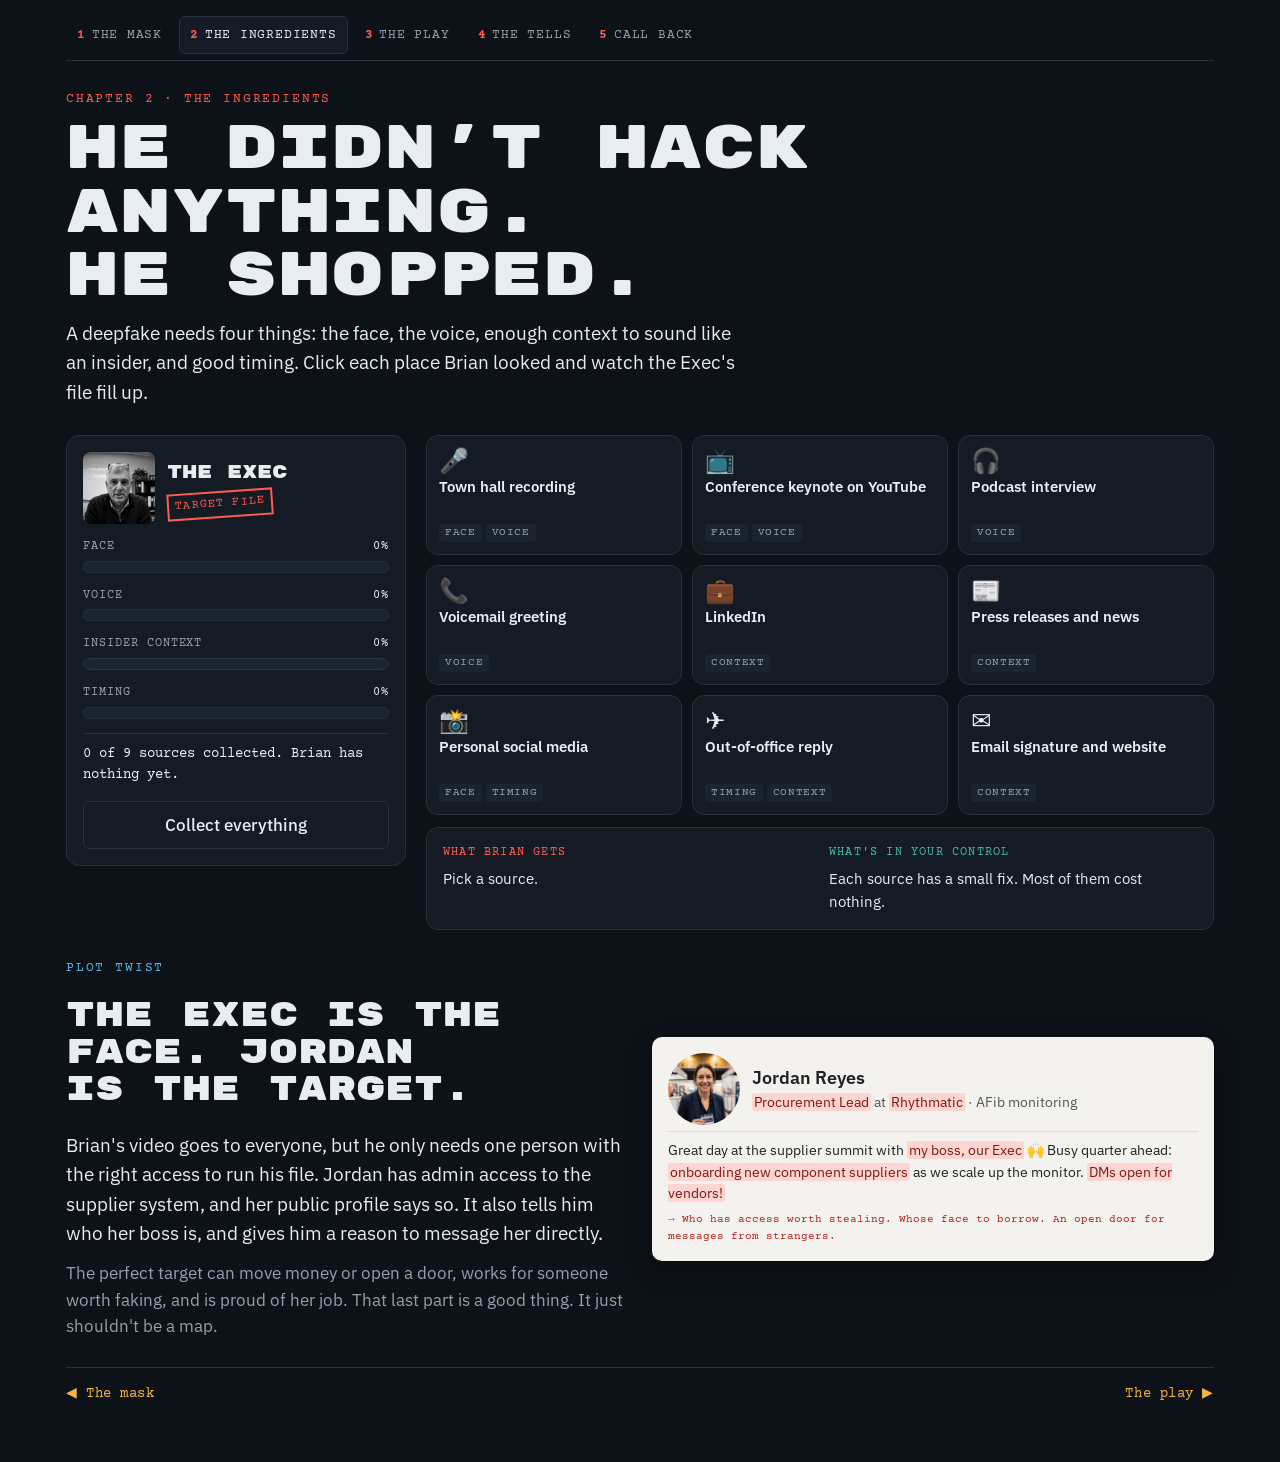
<file: callback/sources.html>
<!doctype html>
<html lang="en"><head>
<meta charset="utf-8"><meta name="viewport" content="width=device-width,initial-scale=1,viewport-fit=cover">
<title>Call Back · The ingredients</title>
<link rel="stylesheet" href="https://fonts.googleapis.com/css2?family=Rubik+Mono+One&family=Courier+Prime:wght@400;700&family=IBM+Plex+Sans:wght@400;500;600&display=swap">
<link rel="stylesheet" href="../style.css">
<link rel="stylesheet" href="cb.css">
<style>
.board{display:grid;grid-template-columns:minmax(0,340px) minmax(0,1fr);gap:20px;align-items:start}
@media (max-width:860px){.board{grid-template-columns:minmax(0,1fr)}}
.dossier{background:var(--panel);border:1px solid var(--line);border-radius:14px;padding:16px;display:flex;flex-direction:column;gap:14px;position:sticky;top:12px}
@media (max-width:860px){.dossier{position:static}}
.dossier .head{display:flex;gap:12px;align-items:center}
.dossier .head img{width:72px;height:72px;border-radius:8px;object-fit:cover;filter:grayscale(1) contrast(1.1)}
.dossier .head .stamp{font-family:var(--mono);font-size:12px;color:var(--alarm);border:2px solid var(--alarm);padding:2px 6px;transform:rotate(-4deg);display:inline-block;letter-spacing:.1em}
.dossier .head .nm{font-family:var(--display);font-size:18px}
.meter{display:flex;flex-direction:column;gap:4px}
.meter .k{display:flex;justify-content:space-between;font-family:var(--mono);font-size:12px;letter-spacing:.08em;text-transform:uppercase;color:var(--muted)}
.meter .k b{color:var(--fg);font-weight:400}
.meter .track{height:12px;border-radius:6px;background:var(--panel2);border:1px solid var(--line);overflow:hidden}
.meter .fill{height:100%;width:0;transition:width .5s cubic-bezier(.2,.8,.2,1)}
.m-face .fill{background:var(--alarm)} .m-voice .fill{background:var(--cold)} .m-ctx .fill{background:var(--amber)} .m-time .fill{background:var(--ok)}
.verdict{font-family:var(--mono);font-size:14px;border-top:1px solid var(--line);padding-top:10px;min-height:44px}
.verdict.ready{color:var(--alarm)}
.srcs{display:grid;grid-template-columns:repeat(3,minmax(0,1fr));gap:10px}
@media (max-width:640px){.srcs{grid-template-columns:repeat(2,minmax(0,1fr))}}
.src{background:var(--panel);border:1px solid var(--line);border-radius:12px;padding:12px;text-align:left;display:flex;flex-direction:column;gap:6px;min-height:120px;position:relative;transition:border-color .2s,background .2s}
.src:hover{border-color:#3a4757}
.src .ic{font-size:24px;line-height:1}
.src .nm{font-weight:600;font-size:15px;line-height:1.25}
.src .yield{display:flex;gap:4px;flex-wrap:wrap;margin-top:auto}
.src .yield span{font-family:var(--mono);font-size:10.5px;letter-spacing:.06em;padding:1px 6px;border-radius:3px;background:var(--panel2);color:var(--muted)}
.src.got{border-color:var(--alarm);background:#21161a}
.src.got::after{content:"COLLECTED";position:absolute;top:10px;right:10px;font-family:var(--mono);font-size:10px;color:var(--alarm);letter-spacing:.1em}
.src[aria-pressed="true"].sel{outline:2px solid var(--amber)}
.detail{background:var(--panel);border:1px solid var(--line);border-radius:12px;padding:16px;display:grid;grid-template-columns:minmax(0,1fr) minmax(0,1fr);gap:18px;margin-top:12px}
@media (max-width:640px){.detail{grid-template-columns:minmax(0,1fr)}}
.detail .lab{font-family:var(--mono);font-size:12px;letter-spacing:.1em;text-transform:uppercase;margin-bottom:4px}
.detail .lab.a{color:var(--alarm)} .detail .lab.d{color:var(--ok)}
.detail p{font-size:15px}
.you{display:grid;grid-template-columns:minmax(0,1fr) minmax(0,1fr);gap:24px;align-items:center}
@media (max-width:760px){.you{grid-template-columns:minmax(0,1fr)}}
.linkedin{background:#f4f2ee;color:#1d2226;border-radius:10px;padding:16px;font-family:var(--body);display:flex;flex-direction:column;gap:6px;box-shadow:0 8px 24px rgba(0,0,0,.35)}
.linkedin .lhead{display:flex;gap:12px;align-items:center}
.linkedin .lhead img{width:72px;height:72px;border-radius:50%;object-fit:cover;object-position:50% 25%}
.linkedin .nm{font-weight:600;font-size:18px}
.linkedin .ti{font-size:14px;color:#555}
.linkedin .post{border-top:1px solid #ddd;padding-top:8px;font-size:14px}
.linkedin mark{background:#ffd5d1;color:#7a1a12;padding:0 2px;border-radius:2px}
.linkedin .note{font-family:var(--mono);font-size:11px;color:#b3261e}
</style>
</head><body>
<div class="wrap">
  <nav class="chap"><a href="index.html"><b>1</b>The mask</a><a href="sources.html" aria-current="page"><b>2</b>The ingredients</a><a href="play.html"><b>3</b>The play</a><a href="tells.html"><b>4</b>The tells</a><a href="defend.html"><b>5</b>Call back</a></nav>
  <header>
    <div class="kicker">Chapter 2 · The ingredients</div>
    <h1>He didn't hack anything. He shopped.</h1>
    <p class="lead">A deepfake needs four things: the face, the voice, enough context to sound like an insider, and good timing. Click each place Brian looked and watch the Exec's file fill up.</p>
  </header>

  <section class="board">
    <aside class="dossier" aria-live="polite">
      <div class="head"><img src="img/face-exec.jpg" alt=""><div><div class="nm">THE EXEC</div><span class="stamp">TARGET FILE</span></div></div>
      <div class="meter m-face"><div class="k"><span>Face</span><b id="v-face">0%</b></div><div class="track"><div class="fill" id="f-face"></div></div></div>
      <div class="meter m-voice"><div class="k"><span>Voice</span><b id="v-voice">0%</b></div><div class="track"><div class="fill" id="f-voice"></div></div></div>
      <div class="meter m-ctx"><div class="k"><span>Insider context</span><b id="v-ctx">0%</b></div><div class="track"><div class="fill" id="f-ctx"></div></div></div>
      <div class="meter m-time"><div class="k"><span>Timing</span><b id="v-time">0%</b></div><div class="track"><div class="fill" id="f-time"></div></div></div>
      <div class="verdict" id="verdict">0 of 9 sources collected. Brian has nothing yet.</div>
      <button class="btn ghost" id="all">Collect everything</button>
    </aside>
    <div>
      <div class="srcs" id="srcs"></div>
      <div class="detail" id="detail">
        <div><div class="lab a">What Brian gets</div><p id="dGet">Pick a source.</p></div>
        <div><div class="lab d">What's in your control</div><p id="dDo">Each source has a small fix. Most of them cost nothing.</p></div>
      </div>
    </div>
  </section>

  <section class="you">
    <div style="display:flex;flex-direction:column;gap:12px">
      <div class="kicker cold">Plot twist</div>
      <h2>The Exec is the face. Jordan is the target.</h2>
      <p class="lead">Brian's video goes to everyone, but he only needs one person with the right access to run his file. Jordan has admin access to the supplier system, and her public profile says so. It also tells him who her boss is, and gives him a reason to message her directly.</p>
      <p class="muted">The perfect target can move money or open a door, works for someone worth faking, and is proud of her job. That last part is a good thing. It just shouldn't be a map.</p>
    </div>
    <div class="linkedin" aria-label="Example social profile with risky details highlighted">
      <div class="lhead"><img src="img/jordan-summit.jpg" alt="Jordan smiling at the supplier summit, holding her badge"><div><div class="nm">Jordan Reyes</div>
      <div class="ti"><mark>Procurement Lead</mark> at <mark>Rhythmatic</mark> · AFib monitoring</div></div></div>
      <div class="post">Great day at the supplier summit with <mark>my boss, our Exec</mark> 🙌 Busy quarter ahead: <mark>onboarding new component suppliers</mark> as we scale up the monitor. <mark>DMs open for vendors!</mark></div>
      <div class="note">→ Who has access worth stealing. Whose face to borrow. An open door for messages from strangers.</div>
    </div>
  </section>

  <div class="next"><a href="index.html">◀ The mask</a><a href="play.html">The play ▶</a></div>
</div>
<script>
const SRC=[
 {ic:'🎤',nm:'Town hall recording',y:{face:30,voice:20,ctx:10,time:0},tags:['FACE','VOICE'],
  get:'Twenty-plus minutes of the Exec facing a camera, talking naturally, in his real office. That office becomes the fake background.',
  do:'Keep internal recordings internal. Not every all-hands needs to be on a public channel.'},
 {ic:'📺',nm:'Conference keynote on YouTube',y:{face:30,voice:20,ctx:5,time:0},tags:['FACE','VOICE'],
  get:'High-quality video from several angles, under stage lights, with clean audio. Ideal training material.',
  do:'Nothing to hide here, and that\'s the point: assume any leader\'s face and voice can be copied. Verify the request, not the person.'},
 {ic:'🎧',nm:'Podcast interview',y:{face:0,voice:35,ctx:10,time:0},tags:['VOICE'],
  get:'An hour of relaxed, natural speech: his pace, his pet phrases, the way he says "folks." A voice clone needs far less than that.',
  do:'Same rule. A familiar voice proves nothing on its own.'},
 {ic:'📞',nm:'Voicemail greeting',y:{face:0,voice:15,ctx:0,time:0},tags:['VOICE'],
  get:'"Hi, you\'ve reached..." Ten seconds of clean audio recorded in a quiet room. Free to collect, any time, by calling.',
  do:'Use the system\'s default greeting instead of your own voice. Yes, really.'},
 {ic:'💼',nm:'LinkedIn',y:{face:5,voice:0,ctx:30,time:0},tags:['CONTEXT'],
  get:'Who reports to whom, who just joined Finance, who runs IT. This is how Brian picks who to call.',
  do:'Share your role, not your reporting chain, systems or start date. Skip the "first week!" post or keep it vague.'},
 {ic:'📰',nm:'Press releases and news',y:{face:0,voice:0,ctx:25,time:10},tags:['CONTEXT'],
  get:'A pending acquisition or a new partner. Now "this deal is confidential, wire the deposit today" sounds plausible.',
  do:'Know that real deals never skip the normal approval path, however secret they are.'},
 {ic:'📸',nm:'Personal social media',y:{face:15,voice:5,ctx:10,time:25},tags:['FACE','TIMING'],
  get:'Vacation photos and "boarding now!" posts. A rushed, glitchy call from an airport makes perfect sense, and he can\'t easily be reached to double-check.',
  do:'Post the trip after you\'re home. Lock personal accounts to friends.'},
 {ic:'✈️',nm:'Out-of-office reply',y:{face:0,voice:0,ctx:10,time:45},tags:['TIMING','CONTEXT'],
  get:'Exact dates he\'s unavailable, plus the name of who\'s covering. That\'s the window to strike and the person to impersonate next.',
  do:'Keep external auto-replies short: "I\'m out, I\'ll reply when I\'m back." No dates, no itinerary, no backup name for outsiders.'},
 {ic:'✉️',nm:'Email signature and website',y:{face:5,voice:0,ctx:10,time:0},tags:['CONTEXT'],
  get:'Titles, phone formats, the assistant\'s name, the right logo. Enough to make a fake text or invite look routine.',
  do:'Normal, and fine to have. It\'s why a message looking official proves nothing.'}
];
const got=new Set(),tot={face:0,voice:0,ctx:0,time:0};
const box=document.getElementById('srcs');
SRC.forEach((s,i)=>{const b=document.createElement('button');b.className='src';b.setAttribute('aria-pressed','false');
  b.innerHTML=`<span class="ic" aria-hidden="true">${s.ic}</span><span class="nm">${s.nm}</span><span class="yield">${s.tags.map(t=>`<span>${t}</span>`).join('')}</span>`;
  b.addEventListener('click',()=>pick(i));box.appendChild(b)});
function pick(i,quiet){const s=SRC[i],b=box.children[i];
  [...box.children].forEach(x=>x.classList.remove('sel'));b.classList.add('sel');
  if(!got.has(i)){got.add(i);b.classList.add('got');b.setAttribute('aria-pressed','true');for(const k in tot)tot[k]+=s.y[k]}
  if(!quiet){document.getElementById('dGet').textContent=s.get;document.getElementById('dDo').textContent=s.do}
  render()}
function render(){for(const k in tot){const v=Math.min(100,tot[k]);document.getElementById('f-'+k).style.width=v+'%';document.getElementById('v-'+k).textContent=v+'%'}
  const v=document.getElementById('verdict'),n=got.size;
  const full=Object.values(tot).every(x=>x>=80);
  v.classList.toggle('ready',full);
  v.textContent=full?`${n} of 9 collected. File complete. Hacking required: none.`:n===0?'0 of 9 sources collected. Brian has nothing yet.':`${n} of 9 collected. ${tot.face>=80&&tot.voice>=80?'He can already look and sound like the Exec.':'Keep going.'}`}
document.getElementById('all').addEventListener('click',()=>{SRC.forEach((_,i)=>pick(i,true));document.getElementById('dGet').textContent='Everything above, in about an afternoon of browsing. All of it public, all of it posted on purpose.';document.getElementById('dDo').textContent='You can\'t delete your boss from the internet. You can make sure that a face and a voice are never enough to get money, access or data.'});
</script>
</body></html>
</file>
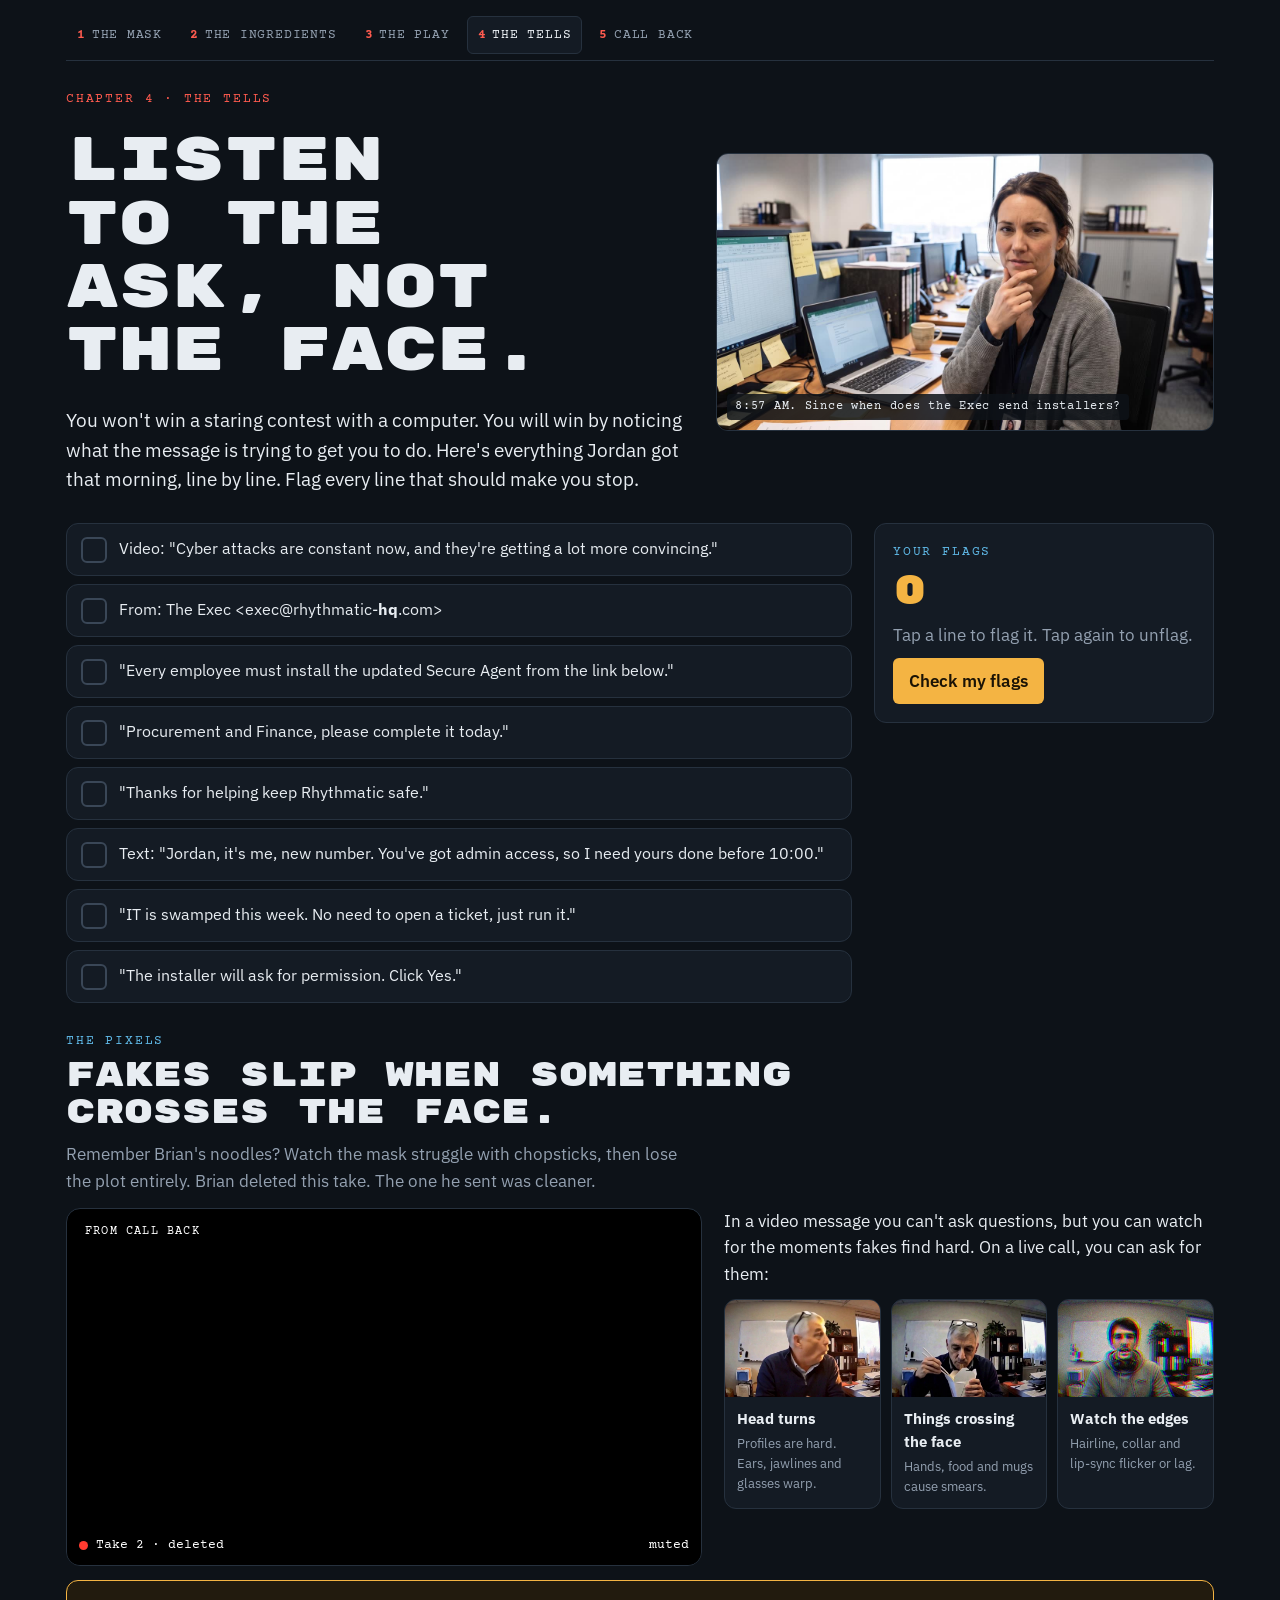
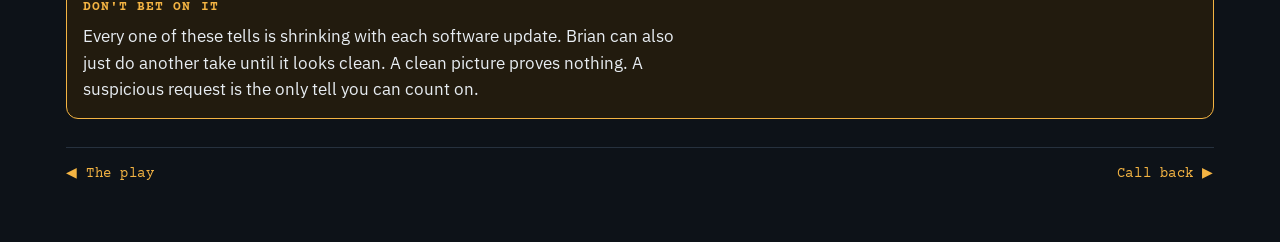
<file: callback/tells.html>
<!doctype html>
<html lang="en"><head>
<meta charset="utf-8"><meta name="viewport" content="width=device-width,initial-scale=1,viewport-fit=cover">
<title>Call Back · The tells</title>
<link rel="stylesheet" href="https://fonts.googleapis.com/css2?family=Rubik+Mono+One&family=Courier+Prime:wght@400;700&family=IBM+Plex+Sans:wght@400;500;600&display=swap">
<link rel="stylesheet" href="../style.css">
<link rel="stylesheet" href="cb.css">
<style>
.game{display:grid;grid-template-columns:minmax(0,1fr) minmax(0,340px);gap:22px;align-items:start}
@media (max-width:860px){.game{grid-template-columns:minmax(0,1fr)}}
.lines{display:flex;flex-direction:column;gap:8px}
.line{display:grid;grid-template-columns:auto minmax(0,1fr);gap:12px;align-items:start;text-align:left;background:var(--panel);border:1px solid var(--line);border-radius:12px;padding:12px 14px;transition:border-color .2s,background .2s}
.line .flag{width:26px;height:26px;border-radius:6px;border:2px solid #3a4757;display:grid;place-items:center;font-size:14px;color:transparent;margin-top:1px}
.line .q{font-size:16px}
.line .why{display:none;grid-column:2;font-size:14px;color:var(--muted);border-top:1px solid var(--line);padding-top:8px;margin-top:2px}
.line[aria-pressed="true"]{border-color:var(--amber)}
.line[aria-pressed="true"] .flag{border-color:var(--amber);background:var(--amber);color:#1b1305}
.done .line .why{display:block}
.done .line.red{border-color:var(--alarm);background:#21161a}
.done .line.red .why b{color:var(--alarm)}
.done .line.ok .why b{color:var(--ok)}
.done .line.miss .flag{border-color:var(--alarm);color:var(--alarm)}
.score{background:var(--panel);border:1px solid var(--line);border-radius:12px;padding:18px;display:flex;flex-direction:column;gap:10px;position:sticky;top:12px}
@media (max-width:860px){.score{position:static}}
.score .v{font-family:var(--display);font-size:40px;line-height:1;color:var(--amber)}
.pixels{display:grid;grid-template-columns:minmax(0,1.3fr) minmax(0,1fr);gap:22px;align-items:start}
@media (max-width:860px){.pixels{grid-template-columns:minmax(0,1fr)}}
.tests{display:grid;grid-template-columns:repeat(3,minmax(0,1fr));gap:10px}
@media (max-width:560px){.tests{grid-template-columns:minmax(0,1fr)}}
.test{background:var(--panel);border:1px solid var(--line);border-radius:12px;overflow:hidden;display:flex;flex-direction:column}
.test img{width:100%;aspect-ratio:16/10;object-fit:cover;display:block}
.test div{padding:10px 12px;display:flex;flex-direction:column;gap:4px}
.test b{font-size:15px}
.test span{font-size:13px;color:var(--muted)}
.warn{border:1px solid var(--amber);background:#221b0e;border-radius:12px;padding:16px;display:flex;flex-direction:column;gap:6px}
.warn b{color:var(--amber);font-family:var(--mono);letter-spacing:.08em;text-transform:uppercase;font-size:13px}
</style>
</head><body>
<div class="wrap">
  <nav class="chap"><a href="index.html"><b>1</b>The mask</a><a href="sources.html"><b>2</b>The ingredients</a><a href="play.html"><b>3</b>The play</a><a href="tells.html" aria-current="page"><b>4</b>The tells</a><a href="defend.html"><b>5</b>Call back</a></nav>
  <header class="hsplit">
    <div>
    <div class="kicker">Chapter 4 · The tells</div>
    <h1>Listen to the ask, not the face.</h1>
    <p class="lead">You won't win a staring contest with a computer. You will win by noticing what the message is trying to get you to do. Here's everything Jordan got that morning, line by line. Flag every line that should make you stop.</p>
    </div>
    <figure class="photo"><img src="img/jordan-doubt.jpg" alt="Jordan pausing at her desk, hand on chin, unconvinced"><figcaption>8:57 AM. Since when does the Exec send installers?</figcaption></figure>
  </header>

  <section class="game">
    <div class="lines" id="lines"></div>
    <aside class="score" aria-live="polite">
      <div class="kicker cold">Your flags</div>
      <div class="v" id="sv">0</div>
      <p class="muted" id="st">Tap a line to flag it. Tap again to unflag.</p>
      <div class="row"><button class="btn" id="check">Check my flags</button><button class="btn ghost" id="again" hidden>Try again</button></div>
    </aside>
  </section>

  <section style="display:flex;flex-direction:column;gap:14px">
    <div><div class="kicker cold">The pixels</div><h2>Fakes slip when something crosses the face.</h2>
    <p class="muted">Remember Brian's noodles? Watch the mask struggle with chopsticks, then lose the plot entirely. Brian deleted this take. The one he sent was cleaner.</p></div>
    <div class="pixels">
      <div class="callframe"><video src="clips/swap.mp4" autoplay muted loop playsinline aria-label="Clip from Call Back: Brian eats noodles and the face swap to the Exec catches up"></video><span class="tag" style="left:10px">From Call Back</span><div class="callbar"><span class="who"><span class="dot"></span>Take 2 · deleted</span><span>muted</span></div></div>
      <div style="display:flex;flex-direction:column;gap:12px">
        <p>In a video message you can't ask questions, but you can watch for the moments fakes find hard. On a live call, you can ask for them:</p>
        <div class="tests">
          <div class="test"><img src="img/exec-turn.jpg" alt="The Exec turning his head sideways"><div><b>Head turns</b><span>Profiles are hard. Ears, jawlines and glasses warp.</span></div></div>
          <div class="test"><img src="img/noodle-exec.jpg" alt="The Exec eating noodles"><div><b>Things crossing the face</b><span>Hands, food and mugs cause smears.</span></div></div>
          <div class="test"><img src="img/glitch.jpg" alt="Video glitch revealing Brian under the Exec"><div><b>Watch the edges</b><span>Hairline, collar and lip-sync flicker or lag.</span></div></div>
        </div>
      </div>
    </div>
    <div class="warn"><b>Don't bet on it</b><p>Every one of these tells is shrinking with each software update. Brian can also just do another take until it looks clean. A clean picture proves nothing. A suspicious request is the only tell you can count on.</p></div>
  </section>

  <div class="next"><a href="play.html">◀ The play</a><a href="defend.html">Call back ▶</a></div>
</div>
<script>
const L=[
 {q:'Video: "Cyber attacks are constant now, and they\'re getting a lot more convincing."',red:false,why:'True, and exactly what the real Exec would say. The scary part of a good scam is how much of it is accurate.'},
 {q:'From: The Exec &lt;exec@rhythmatic-<b>hq</b>.com&gt;',red:true,why:'Lookalike address. One extra word, easy to miss on a phone. Real company mail comes from the real domain, and outside mail is usually tagged "External."'},
 {q:'"Every employee must install the updated Secure Agent from the link below."',red:true,why:'Software from a link in an email. Real IT installs security tools for you, or puts them in the company software portal. It doesn\'t ask a whole company to download a file.'},
 {q:'"Procurement and Finance, please complete it today."',red:true,why:'Targeted urgency. Singling out the teams with money and system access, on a short clock, is how you pick the people worth hacking.'},
 {q:'"Thanks for helping keep Rhythmatic safe."',red:false,why:'Fine on its own. Polite sign-offs aren\'t a warning sign.'},
 {q:'Text: "Jordan, it\'s me, new number. You\'ve got admin access, so I need yours done before 10:00."',red:true,why:'New channel plus a personal push. An exec texting from an unknown number about your system access is two red flags in one message.'},
 {q:'"IT is swamped this week. No need to open a ticket, just run it."',red:true,why:'Go around the process. Real IT never tells you to skip IT. This is the line that should end it.'},
 {q:'"The installer will ask for permission. Click Yes."',red:true,why:'Pre-answering the warning. If someone tells you in advance to approve a security prompt, they\'re asking you to switch off the alarm for them.'}
];
const box=document.getElementById('lines'),wrap=document.querySelector('.game');
L.forEach((l,i)=>{const b=document.createElement('button');b.className='line';b.setAttribute('aria-pressed','false');
  b.innerHTML=`<span class="flag" aria-hidden="true">⚑</span><span class="q">${l.q}</span><span class="why"></span>`;
  b.addEventListener('click',()=>{if(wrap.classList.contains('done'))return;b.setAttribute('aria-pressed',b.getAttribute('aria-pressed')!=='true');count()});box.appendChild(b)});
function count(){document.getElementById('sv').textContent=box.querySelectorAll('[aria-pressed="true"]').length}
document.getElementById('check').addEventListener('click',()=>{let hit=0,fa=0;
  [...box.children].forEach((b,i)=>{const on=b.getAttribute('aria-pressed')==='true',l=L[i];
    b.classList.add(l.red?'red':'ok');if(l.red&&!on)b.classList.add('miss');if(l.red&&on)hit++;if(!l.red&&on)fa++;
    b.querySelector('.why').innerHTML=`<b>${l.red?(on?'Red flag. Caught it.':'Red flag. Missed.'):(on?'Actually fine.':'Fine.')}</b> ${l.why}`});
  wrap.classList.add('done');document.getElementById('sv').textContent=hit+' / 6';
  document.getElementById('st').textContent=hit===6&&!fa?'All six. Brian moves on to someone else.':hit>=4?'Good instincts. Read the ones you missed: the last one matters most.':'Brian\'s favorite kind of reader. Read the notes; they\'re short.';
  document.getElementById('check').hidden=true;document.getElementById('again').hidden=false});
document.getElementById('again').addEventListener('click',()=>{wrap.classList.remove('done');[...box.children].forEach(b=>{b.className='line';b.setAttribute('aria-pressed','false')});count();document.getElementById('st').textContent='Tap a line to flag it. Tap again to unflag.';document.getElementById('check').hidden=false;document.getElementById('again').hidden=true});
</script>
</body></html>
</file>
<file: style.css>
/* Day Zero: shared look. Layout: one chapter per page, a chapter bar on top, one big visual per page. Single dark look on purpose: it all happens overnight. */
:root{
  color-scheme: dark;
  --bg:#0d1218; --panel:#141b24; --panel2:#1a2330; --line:#26313e; --fg:#e8edf2; --muted:#93a0b0;
  --cold:#5fb8e6; --alarm:#ff5b4f; --fire:#ff8a2a; --amber:#f4b443; --ok:#49b5a8;
  --display:"Rubik Mono One","Arial Black",system-ui,sans-serif;
  --body:"IBM Plex Sans",system-ui,-apple-system,"Segoe UI",sans-serif;
  --mono:"Courier Prime","Courier New",ui-monospace,monospace;
}
*{box-sizing:border-box}
body{background:var(--bg);color:var(--fg);font-family:var(--body);font-size:17px;line-height:1.55;margin:0}
.wrap{max-width:1180px;margin:0 auto;padding-block:16px 56px;padding-left:max(16px,env(safe-area-inset-left,0px));padding-right:max(16px,env(safe-area-inset-right,0px));display:flex;flex-direction:column;gap:28px}
button{font:inherit;cursor:pointer;color:inherit}
button:disabled{opacity:.4;cursor:default}
:focus-visible{outline:2px solid var(--amber);outline-offset:2px}
a{color:var(--amber)}
p{margin:0;max-width:62ch}

.chap{display:flex;gap:6px;overflow-x:auto;padding-bottom:6px;border-bottom:1px solid var(--line)}
.chap a{flex:0 0 auto;text-decoration:none;color:var(--muted);font-family:var(--mono);font-size:13px;letter-spacing:.06em;text-transform:uppercase;padding:8px 10px;border-radius:6px;border:1px solid transparent}
.chap a b{color:var(--amber);margin-right:6px}
.chap a[aria-current="page"]{color:var(--fg);border-color:var(--line);background:var(--panel)}
.chap a:hover{color:var(--fg)}

.kicker{font-family:var(--mono);color:var(--amber);font-size:13px;letter-spacing:.14em;text-transform:uppercase}
h1{font-family:var(--display);font-weight:400;font-size:clamp(32px,6vw,62px);line-height:1.02;margin:8px 0 12px;text-wrap:balance;max-width:17ch}
h2{font-family:var(--display);font-weight:400;font-size:clamp(22px,3.6vw,34px);line-height:1.1;margin:6px 0 10px;text-wrap:balance}
.lead{font-size:19px}
.muted{color:var(--muted)}
.small{font-size:13px;color:var(--muted)}
.row{display:flex;flex-wrap:wrap;gap:10px;align-items:center}
.btn{background:var(--amber);color:#1b1305;border:0;border-radius:6px;padding:10px 16px;font-weight:600}
.btn.ghost{background:transparent;color:var(--fg);border:1px solid var(--line);font-weight:500}
.stage{background:var(--panel);border:1px solid var(--line);border-radius:14px;overflow:hidden;min-width:0}
.scroll{overflow-x:auto}
.stage svg{display:block;width:100%;height:auto}
.caption{display:grid;grid-template-columns:minmax(0,1fr) auto;gap:16px;align-items:start}
@media (max-width:640px){.caption{grid-template-columns:minmax(0,1fr)}}
.caption h3{margin:2px 0 6px;font-size:22px;line-height:1.3;font-weight:600;text-wrap:balance}
.stepnum{font-family:var(--mono);color:var(--muted);font-size:13px}
.next{display:flex;justify-content:space-between;gap:12px;flex-wrap:wrap;border-top:1px solid var(--line);padding-top:16px}
.next a{text-decoration:none;font-family:var(--mono);font-size:14px;letter-spacing:.04em}
.note{font-size:13px;color:var(--muted)}
@media (prefers-reduced-motion:reduce){*{animation:none!important;transition:none!important}}
</file>
<file: callback/cb.css>
/* Call Back module: builds on ../style.css. A video-call look on top of the Day Zero night palette. */
:root{--call:#2d8cff;--rec:#ff3b30}
.chap a b{color:var(--alarm)}
.kicker{color:var(--alarm)}
.kicker.cold{color:var(--cold)}

/* fake video-call frame */
.callframe{position:relative;background:#000;border-radius:14px;overflow:hidden;border:1px solid var(--line);aspect-ratio:16/9}
.callframe img,.callframe video{position:absolute;inset:0;width:100%;height:100%;object-fit:cover;display:block}
.callbar{position:absolute;left:0;right:0;bottom:0;display:flex;justify-content:space-between;align-items:center;gap:8px;padding:10px 12px;background:linear-gradient(transparent,rgba(0,0,0,.75));font-family:var(--mono);font-size:13px;color:#fff;pointer-events:none}
.callbar .who{display:flex;align-items:center;gap:8px}
.dot{width:9px;height:9px;border-radius:50%;background:var(--rec);display:inline-block;animation:pulse 1.4s ease-in-out infinite}
@keyframes pulse{50%{opacity:.3}}
.tag{position:absolute;top:10px;font-family:var(--mono);font-size:12px;letter-spacing:.1em;text-transform:uppercase;padding:4px 8px;border-radius:4px;background:rgba(0,0,0,.6);color:#fff;pointer-events:none}

/* receipts, cards */
.panel{background:var(--panel);border:1px solid var(--line);border-radius:12px;padding:18px;min-width:0}
.grid2{display:grid;grid-template-columns:minmax(0,1fr) minmax(0,1fr);gap:20px;align-items:start}
.grid3{display:grid;grid-template-columns:repeat(3,minmax(0,1fr));gap:14px}
@media (max-width:820px){.grid2,.grid3{grid-template-columns:minmax(0,1fr)}}
.receipt{background:#f3efe4;color:#1c1a16;font-family:var(--mono);border-radius:4px;padding:18px 18px 22px;max-width:380px;box-shadow:0 10px 30px rgba(0,0,0,.4);position:relative}
.receipt::after{content:"";position:absolute;left:0;right:0;bottom:-8px;height:8px;background:linear-gradient(-45deg,transparent 6px,#f3efe4 0) 0 0/12px 8px,linear-gradient(45deg,transparent 6px,#f3efe4 0) 0 0/12px 8px}
.receipt h4{margin:0 0 8px;text-align:center;font-size:15px;letter-spacing:.12em}
.receipt .ln{display:flex;justify-content:space-between;gap:10px;font-size:14px;padding:3px 0}
.receipt .tot{border-top:1px dashed #1c1a16;margin-top:8px;padding-top:8px;font-weight:700}
.receipt .loss{color:#b3261e;font-weight:700}
.case{display:flex;flex-direction:column;gap:8px}
.case .yr{font-family:var(--mono);font-size:12px;color:var(--muted);letter-spacing:.08em;text-transform:uppercase}
.case b{font-size:18px}
.case .out{font-family:var(--mono);font-size:13px;padding:2px 8px;border-radius:4px;align-self:flex-start}
.out.lost{background:rgba(255,91,79,.15);color:var(--alarm)}
.out.saved{background:rgba(73,181,168,.15);color:var(--ok)}
.case a{font-size:13px}
.big{font-family:var(--display);font-size:clamp(26px,4.6vw,48px);line-height:1.06;text-wrap:balance;max-width:22ch;margin:0}
.pill{display:inline-block;font-family:var(--mono);font-size:12px;letter-spacing:.06em;text-transform:uppercase;border:1px solid var(--line);border-radius:999px;padding:3px 10px;color:var(--muted)}

/* Jordan scenes */
.hsplit{display:grid;grid-template-columns:minmax(0,1.25fr) minmax(0,1fr);gap:28px;align-items:center}
@media (max-width:820px){.hsplit{grid-template-columns:minmax(0,1fr)}}
.hsplit>div:first-child{display:flex;flex-direction:column;gap:12px;min-width:0}
.photo{position:relative;border-radius:12px;overflow:hidden;border:1px solid var(--line);margin:0}
.photo img{display:block;width:100%;height:auto}
.photo figcaption{position:absolute;left:10px;bottom:10px;font-family:var(--mono);font-size:12px;letter-spacing:.06em;background:rgba(13,18,24,.85);color:var(--fg);padding:4px 8px;border-radius:4px}
.cast{display:grid;grid-template-columns:repeat(3,minmax(0,1fr));gap:14px}
@media (max-width:820px){.cast{grid-template-columns:minmax(0,1fr)}}
.person{background:var(--panel);border:1px solid var(--line);border-radius:12px;overflow:hidden;display:flex;flex-direction:column}
.person img{width:100%;aspect-ratio:16/10;object-fit:cover;display:block}
.person div{padding:14px 16px;display:flex;flex-direction:column;gap:4px}
.person .role{font-family:var(--mono);font-size:12px;letter-spacing:.08em;text-transform:uppercase;color:var(--muted)}
.person b{font-size:19px}
.person span{color:var(--muted);font-size:15px}
.person.target{border-color:var(--amber)}
.person.target .role{color:var(--amber)}
.person.fake .role{color:var(--alarm)}
.callframe img.pip{inset:auto 10px auto auto;top:10px;width:30%;height:auto;border-radius:8px;border:2px solid rgba(255,255,255,.7);z-index:2;box-shadow:0 4px 14px rgba(0,0,0,.5)}
</file>
